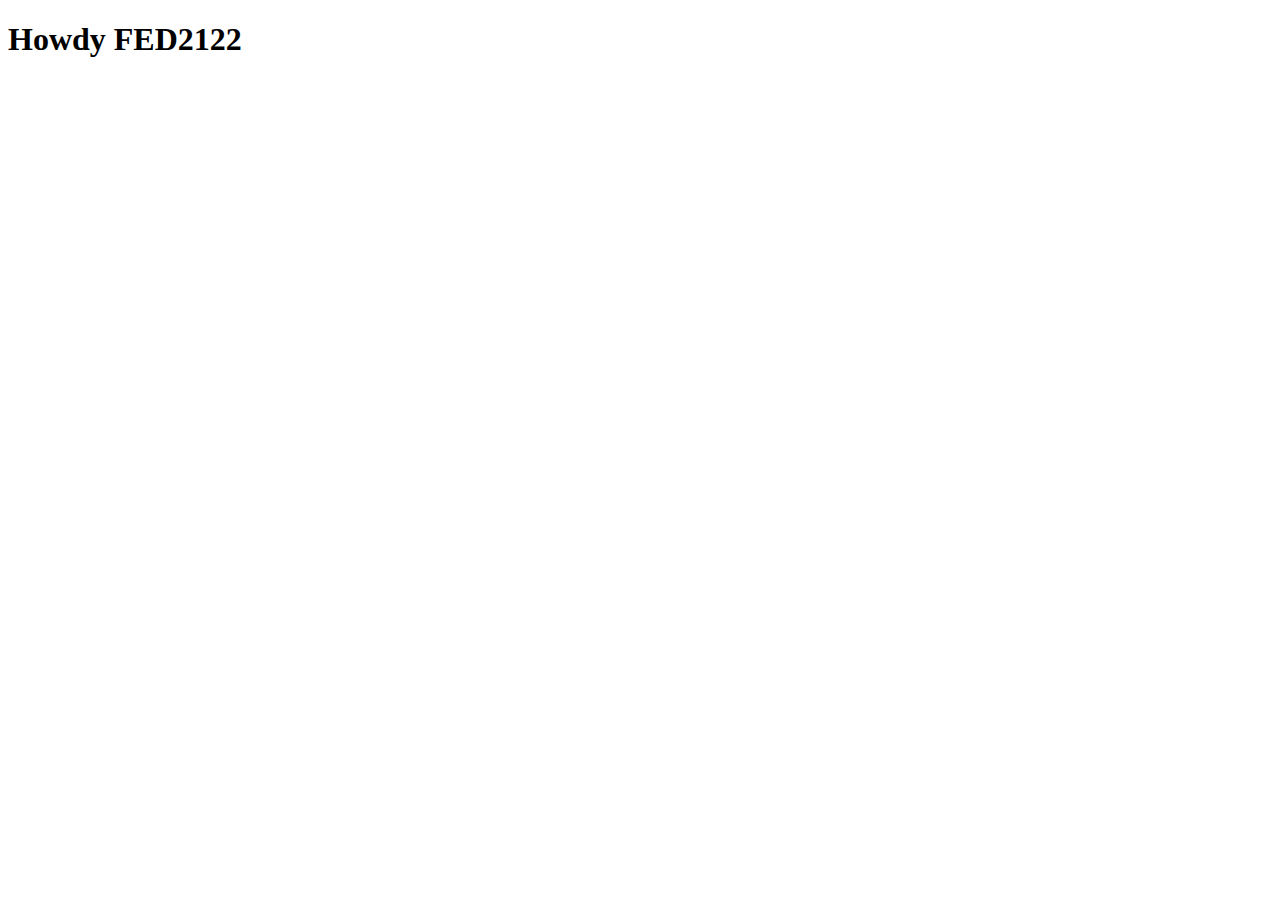
<file: index.html>
<!doctype html>
<html lang="nl">
	
<head>
	<meta charset="UTF-8">
	<meta name="author" content="jouw naam">
	<meta name="viewport" content="width=device-width, initial-scale=1">
	
	<title>Howdy FED2122</title>
	
	<link href="styles/style.css" rel="stylesheet">
	<link rel="icon" type="image/svg+xml" href="images/favicon.svg">
</head>

<body>
	<h1>Howdy FED2122</h1>

	<script src="scripts/script.js"></script>
</body>
	
</html>
</file>
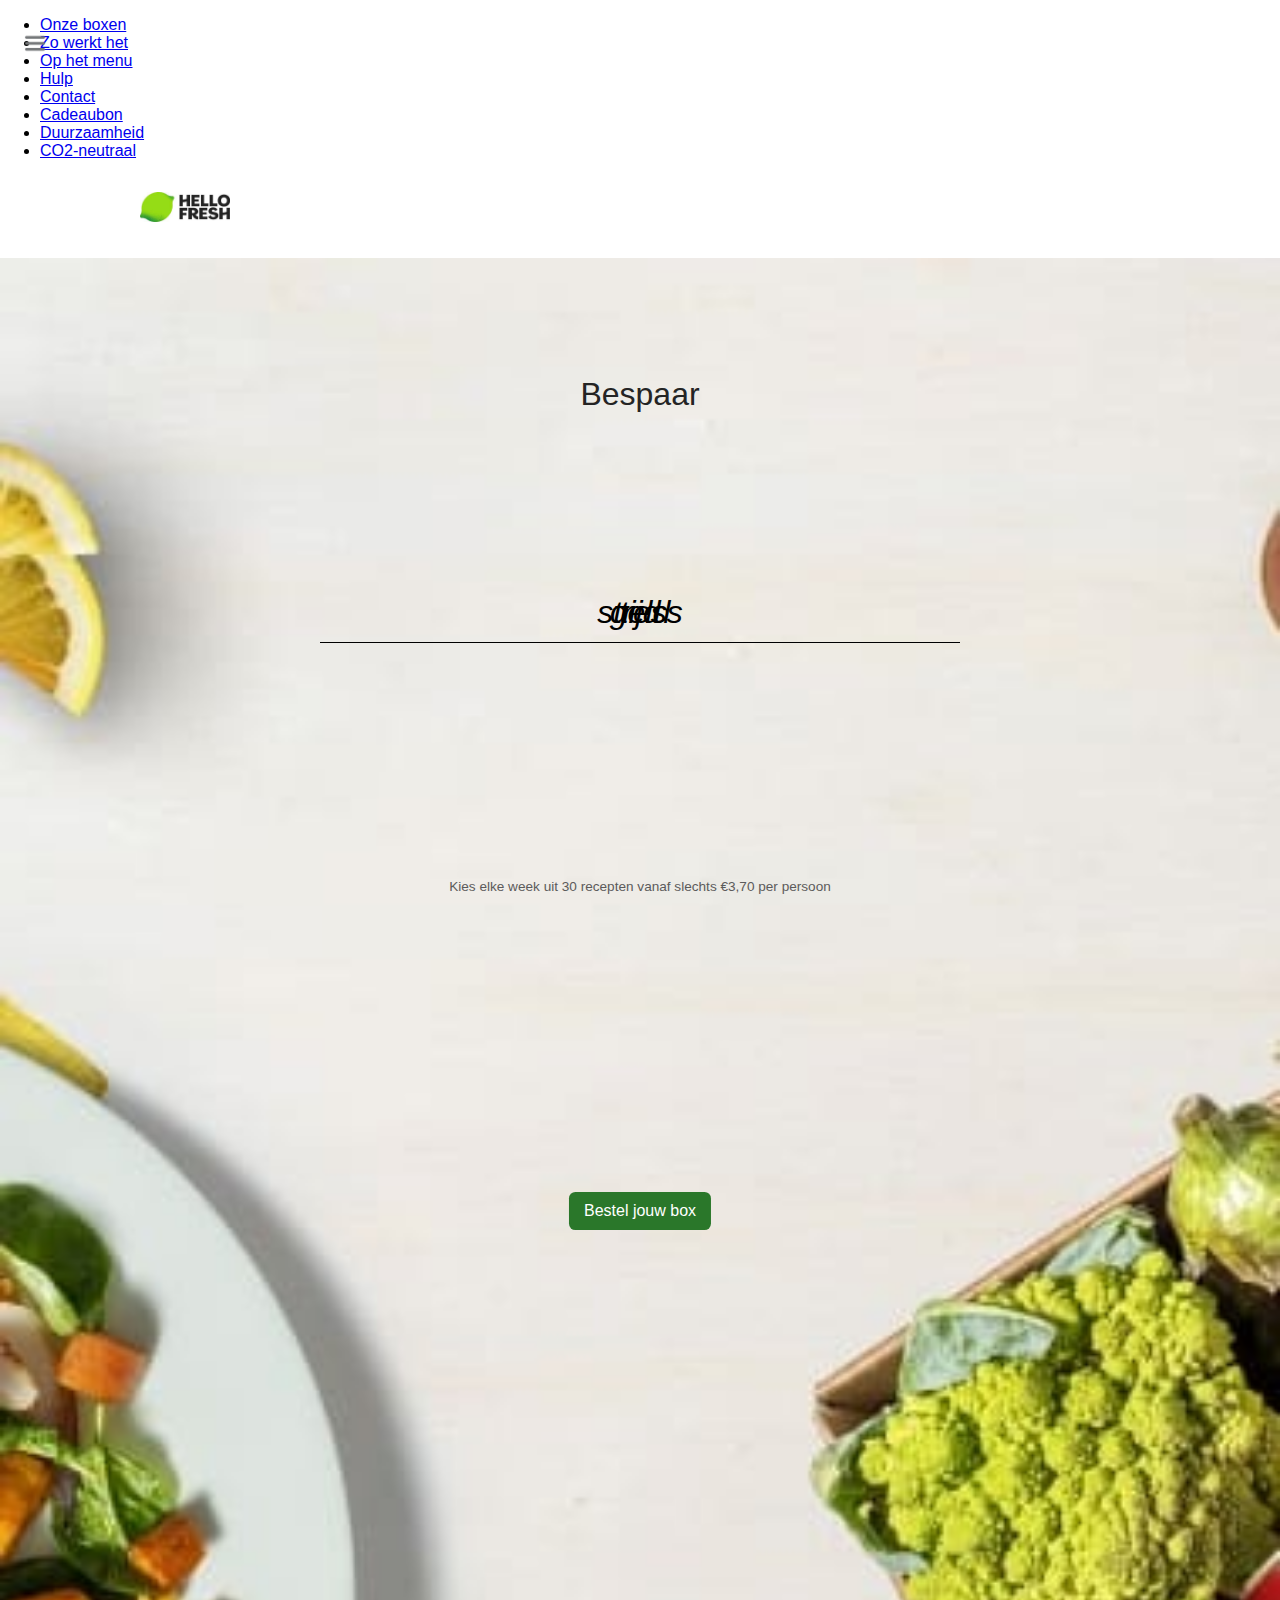
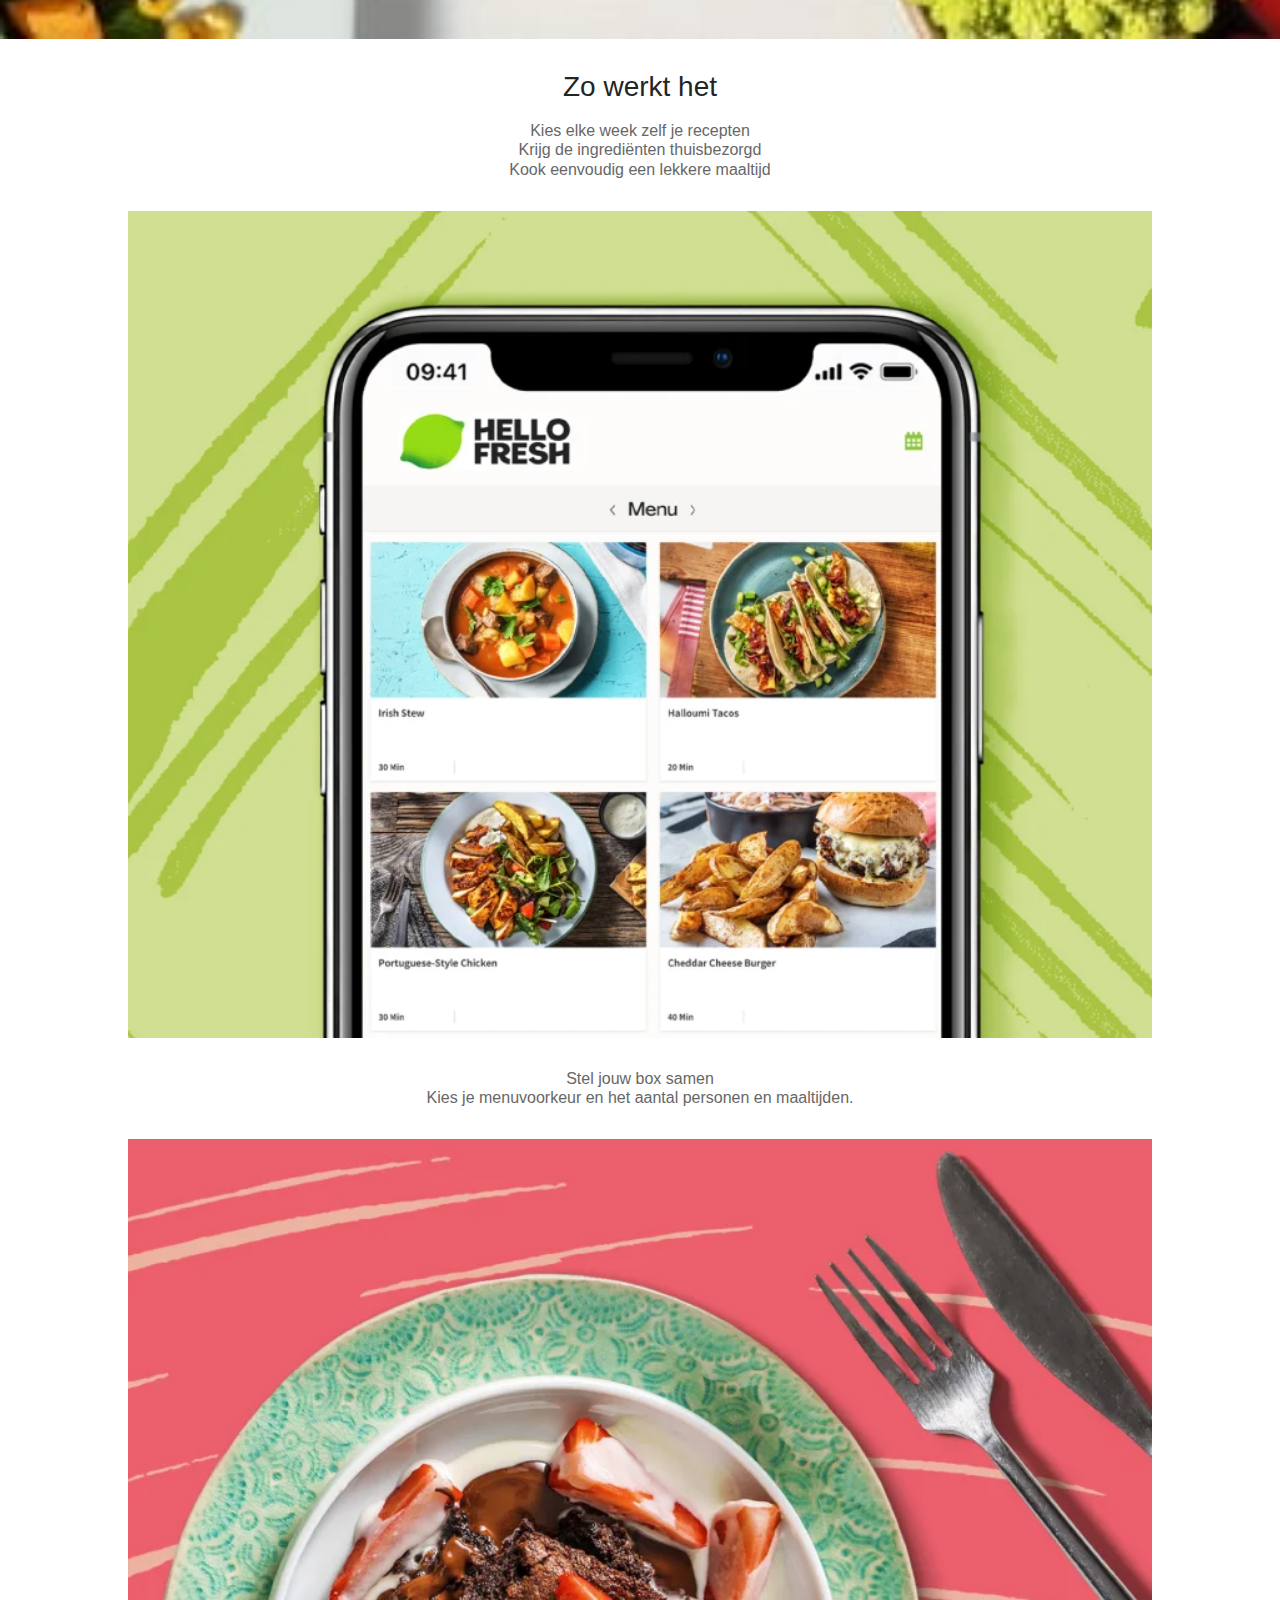
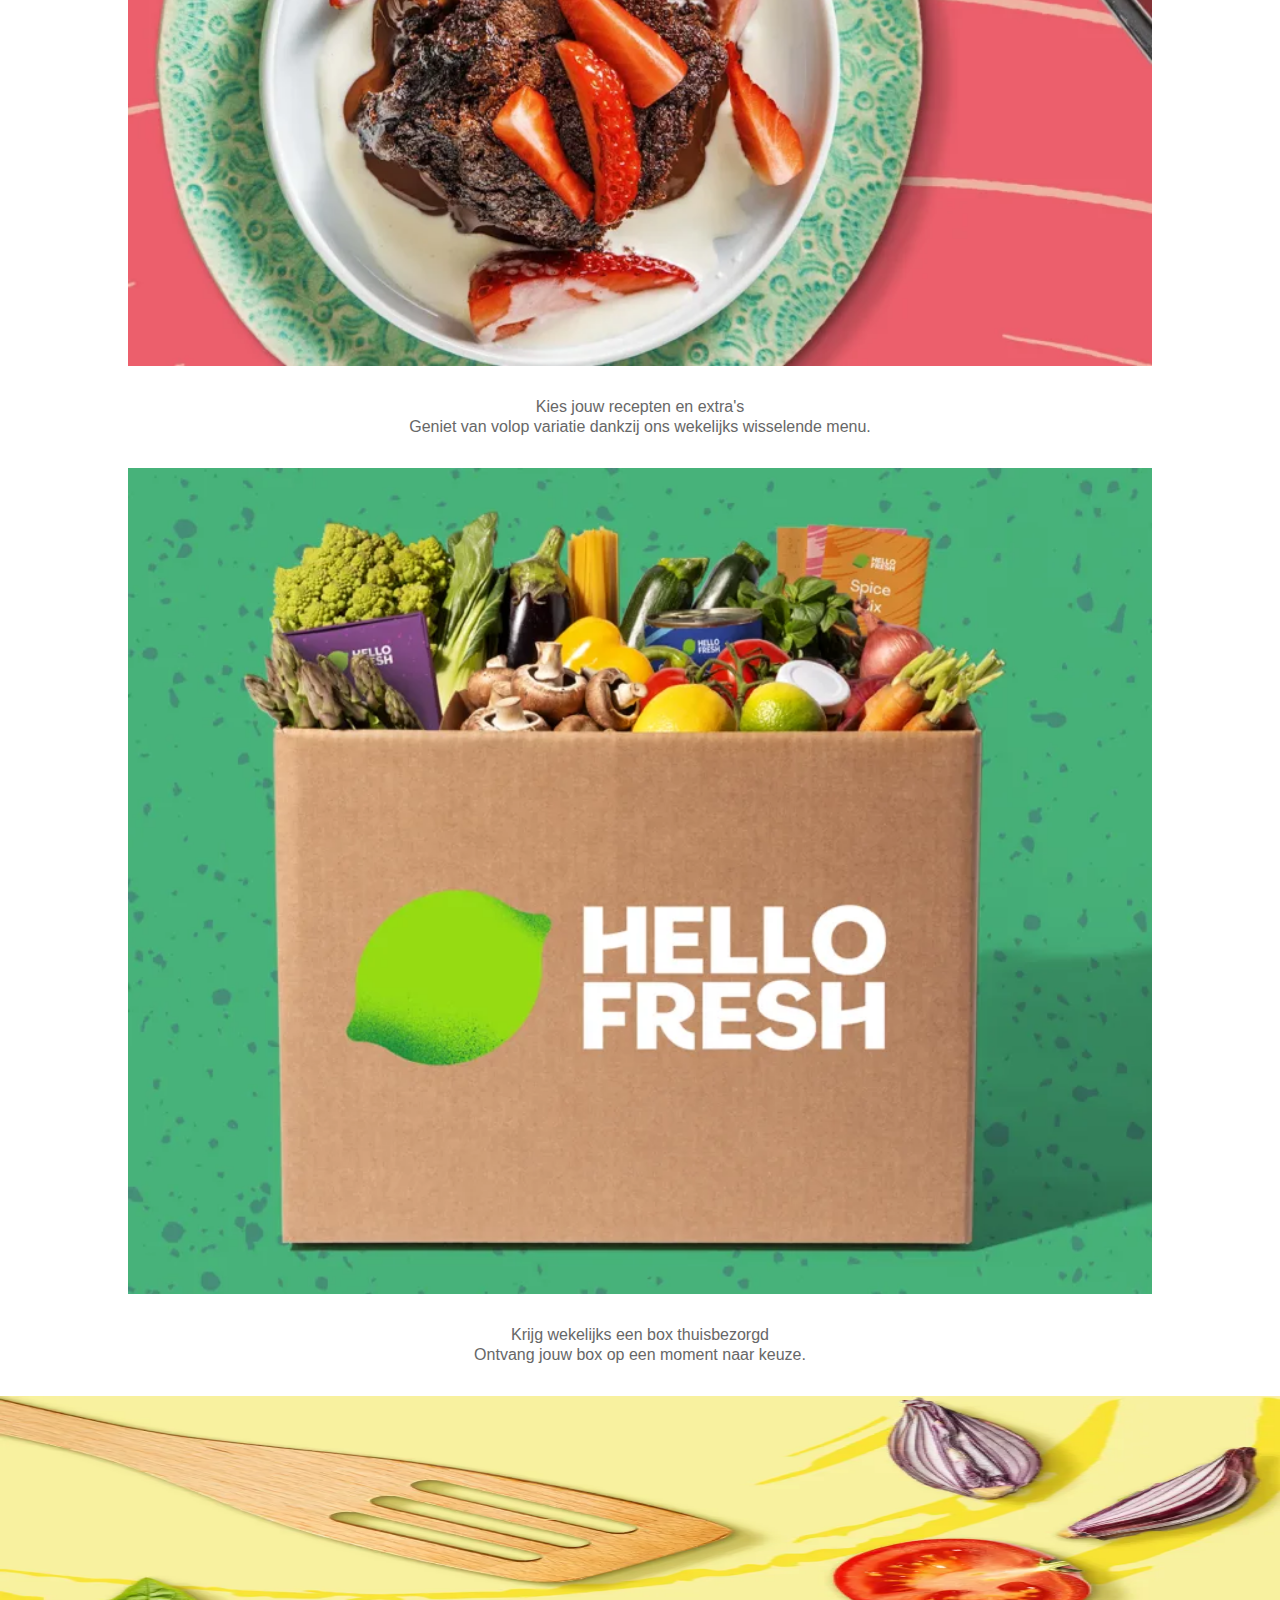
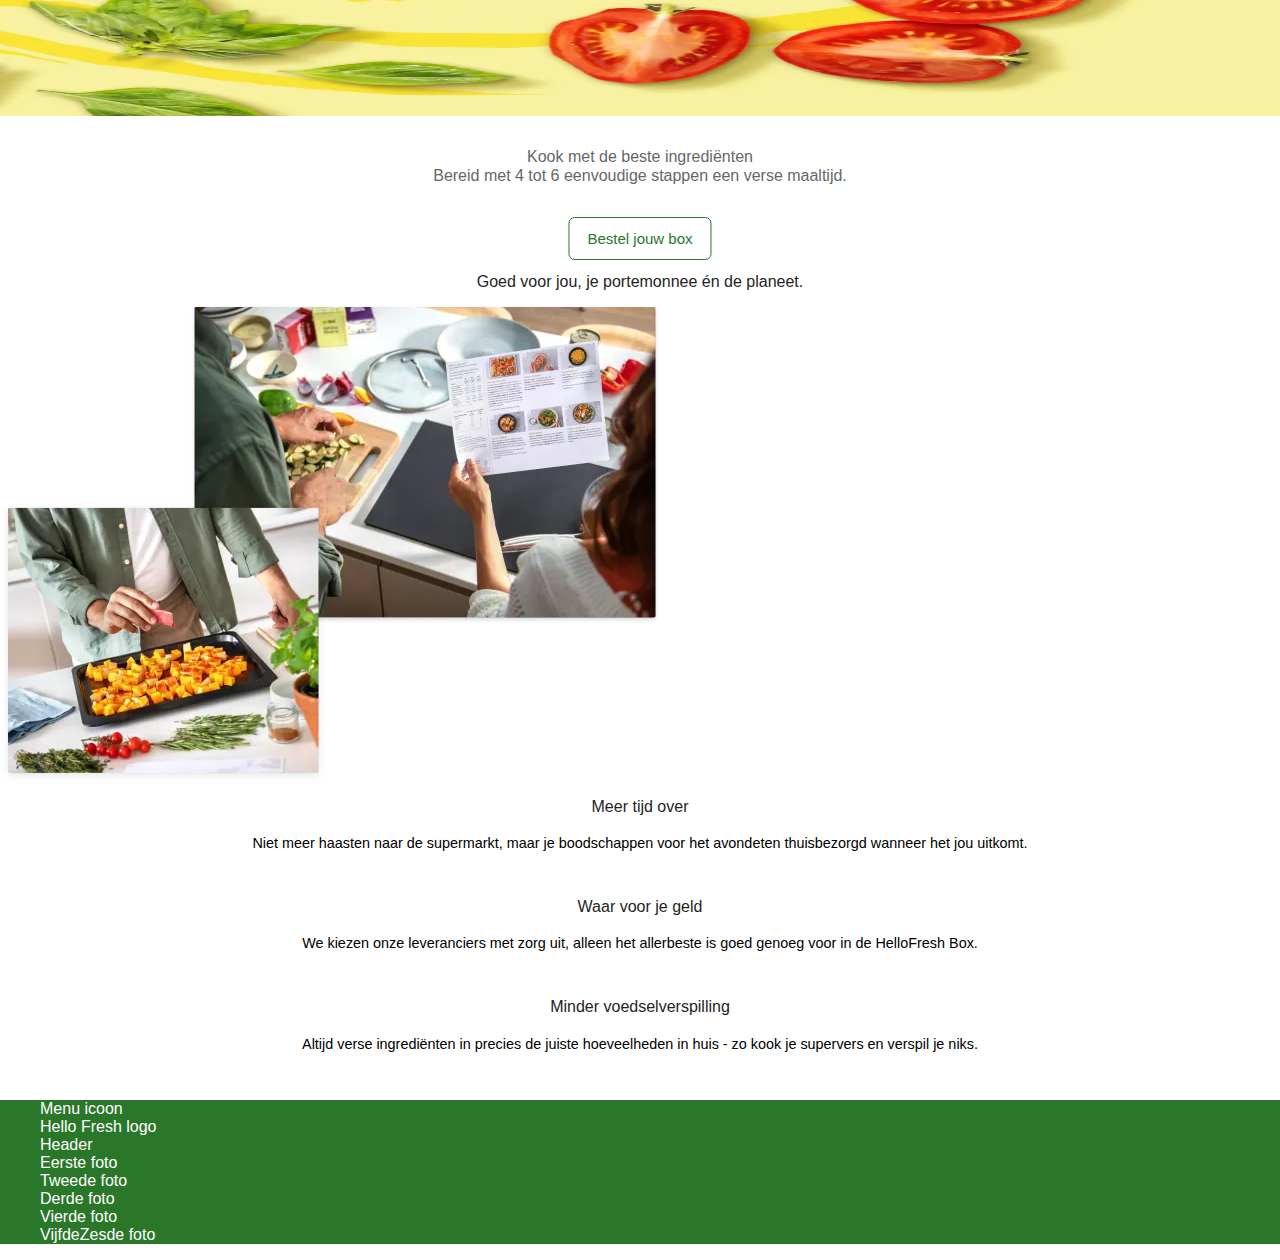
<file: eindopdracht/index.html>
<!DOCTYPE html>
<html lang="en">
<head>
    <meta charset="UTF-8">
    <meta name="viewport" content="width=device-width, initial-scale=1.0">
    <title>Hello Fresh</title>
    <link rel="stylesheet" href="style.css">
</head>
<body>
    <header>
       

        <img src="img/menu.png" alt="">

            <ul>
                <li>
                    <a href="#">Onze boxen</a>
                </li>
                <li>
                    <a href="#">Zo werkt het</a>
                </li>
                <li>
                    <a href="#">Op het menu</a>
                </li>
                <li>
                    <a href="#">Hulp</a>
                </li>
                <li>
                    <a href="#">Contact</a>
                </li>
                <li>
                    <a href="#">Cadeaubon</a>
                </li>
                <li>
                    <a href="#">Duurzaamheid</a>
                </li>
                <li>
                    <a href="#">CO2-neutraal</a>
                </li>
            </ul>
       

        <img src="img/download.jpeg" alt="">
       
    </header>
    
    <main>
        <section class="uitgelicht">   
            <img src="img/hoofdfoto.jpeg" alt="">
            <h1>
                Bespaar
            </h1>
            <p> 
                <span>tijd</span>
                <span>geld</span>
                <span>stress</span> 
            </p>

            <p>
                Kies elke week uit 30 recepten vanaf slechts €3,70 per persoon
            </p>

            <a href="#">Bestel jouw box</a> 
        </section>
        
        <section class="zowerkthet"> 


        <h1>
            Zo werkt het
        </h1>
        
            <p>  Kies elke week zelf je recepten </p>
            <p> Krijg de ingrediënten thuisbezorgd </p>
            <p> Kook eenvoudig een lekkere maaltijd </p>
        
            <img src="img/eerstefoto.webp" alt="">
            <p> Stel jouw box samen </p>
            <p> Kies je menuvoorkeur en het aantal personen en maaltijden. </p>

            <img src="img/tweedefoto.webp" alt="">
            <p>Kies jouw recepten en extra's</p>
            <p>Geniet van volop variatie dankzij ons wekelijks wisselende menu.</p>

            <img src="img/derdeforo.webp" alt="">
            <p>Krijg wekelijks een box thuisbezorgd</p>
            <p>Ontvang jouw box op een moment naar keuze.</p>

            <img src="img/vierdefoto.webp" alt="">
            <p> Kook met de beste ingrediënten </p>
            <p> Bereid met 4 tot 6 eenvoudige stappen een verse maaltijd.</p>
            
            <a href="#">Bestel jouw box </a> 
        
            <h2>
                Goed voor jou, je portemonnee én de planeet.
            </h2>

            <img src="img/vijfdezesde.webp" alt="">
            
        </section>


    <section class="goedVoorJouw"> 
     
    <h1> Meer tijd over </h1>
    <p>
    Niet meer haasten naar de supermarkt, 
    maar je boodschappen voor het avondeten thuisbezorgd wanneer het jou uitkomt.
    </p> 

    
    <h2> Waar voor je geld </h2>
    <p> 
    We kiezen onze leveranciers met zorg uit, 
    alleen het allerbeste is goed genoeg voor in de HelloFresh Box.
    </p>

    

   
    <h3> Minder voedselverspilling </h3>
    <p>
    Altijd verse ingrediënten in precies de juiste hoeveelheden in huis - zo kook je supervers en verspil je niks.
    </p>
</section>    

</main>
<section class="footer">



        <footer>
            <ul>
                <li> <a href="http://www.stickpng.com/img/icons-logos-emojis/menu-icons/hamburger-menu-icon">Menu icoon</a> </li>
                <li>  <a href="https://www.hellofresh.nl/">Hello Fresh logo</a> </li> 
                <li> <a href="https://img.hellofresh.com/c_fill,f_auto,fl_lossy,h_410,q_auto,w_380/hellofresh_website/gb/cms/homepage/HF_App_web_landing_page_newbanners_desktop_767x410.jpg">Header</a> </li>   
                <li> <a href="https://img.hellofresh.com/f_auto,fl_lossy,q_auto,w_820/hellofresh_website/be/cms/homepage/image_columns/hiw-1-v2.png"> Eerste foto</a>  </li> 
                <li> <a href="https://img.hellofresh.com/f_auto,fl_lossy,q_auto,w_820/hellofresh_website/be/cms/homepage/image_columns/hiw-2-v2.png"> Tweede foto </a> </li>
                <li> <a href="https://img.hellofresh.com/f_auto,fl_lossy,q_auto,w_820/hellofresh_website/be/cms/homepage/image_columns/hiw-3-v2.png"> Derde foto </a> </li>
                <li> <a href="https://img.hellofresh.com/f_auto,fl_lossy,q_auto,w_820/hellofresh_website/be/cms/homepage/image_columns/hiw-4-v3.png"> Vierde foto </a> </li>
                <li> <a href="https://img.hellofresh.com/f_auto,fl_lossy,q_auto,w_660/hellofresh_website/be/cms/homepage/main_section/desktop_goodforyou-v2.png"> VijfdeZesde foto</a> </li>
            </ul>
        </footer>
    </section>
    
</body>
</html>
</file>
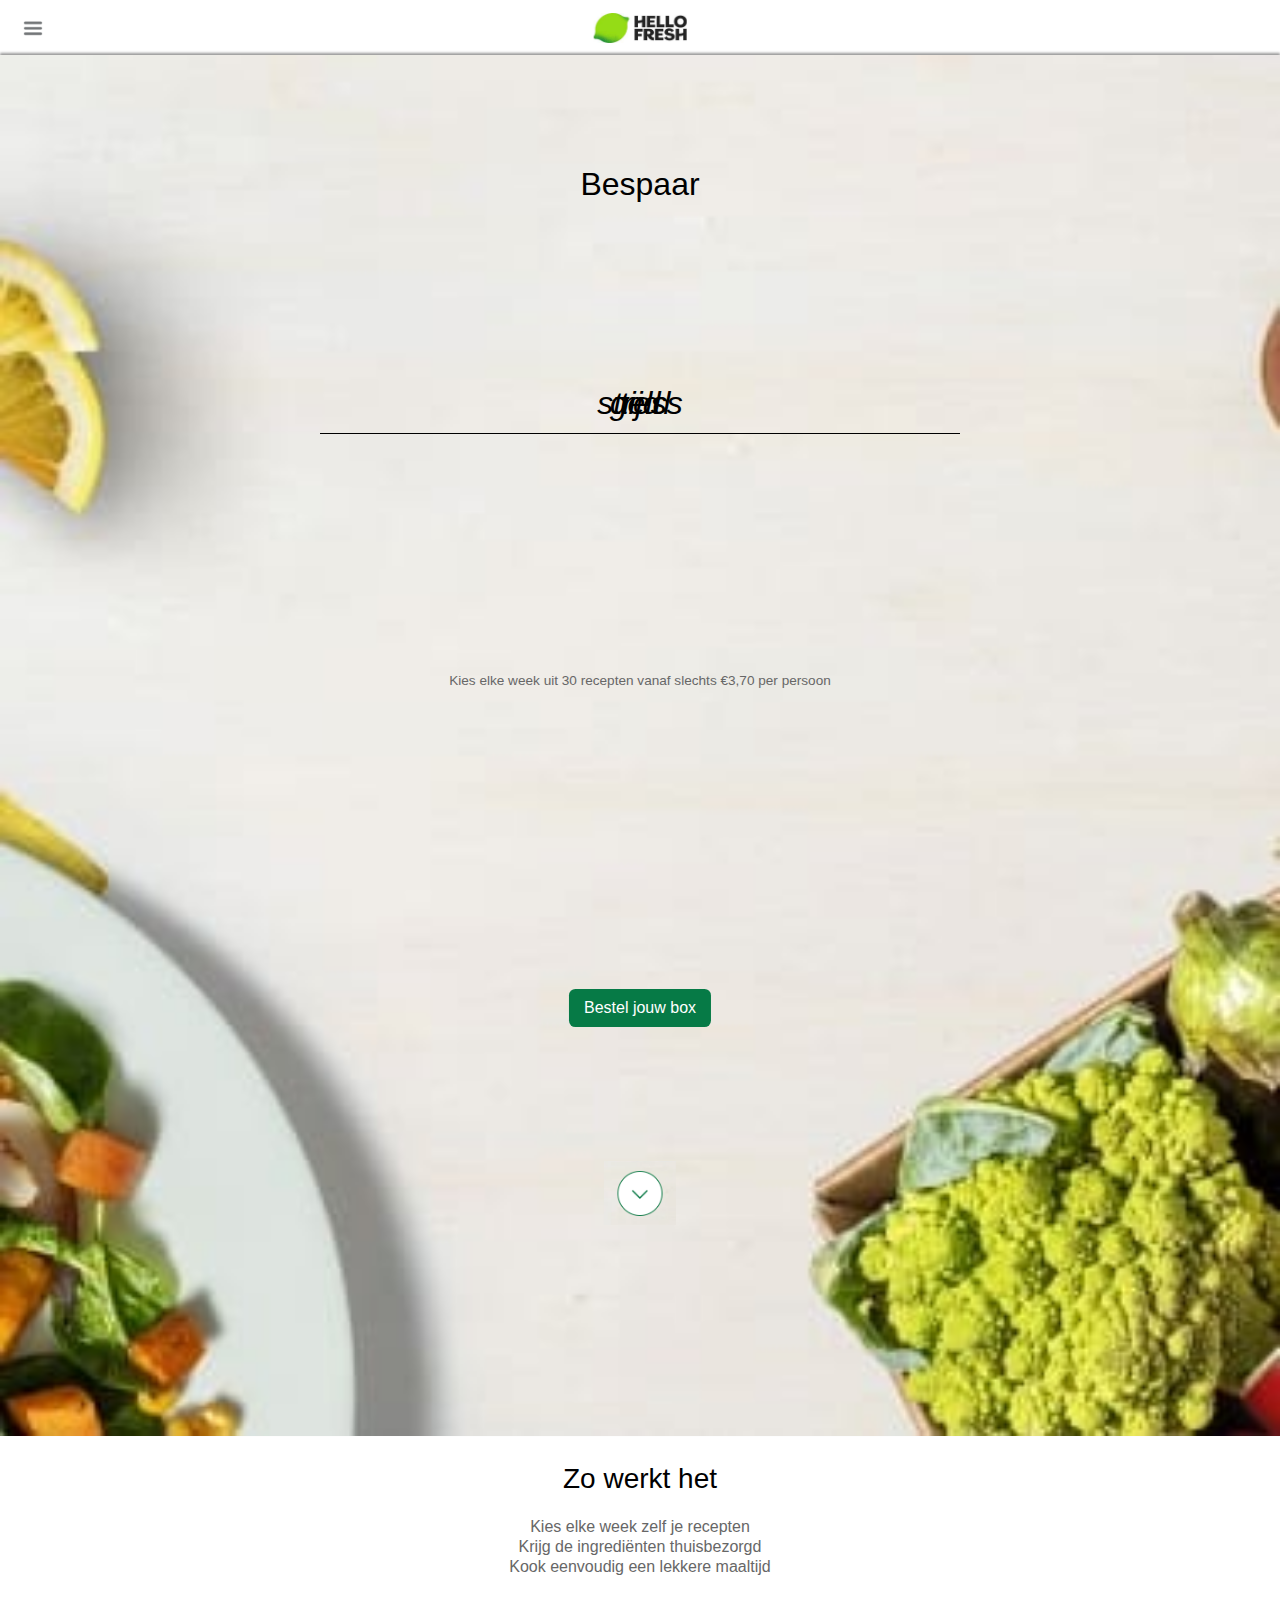
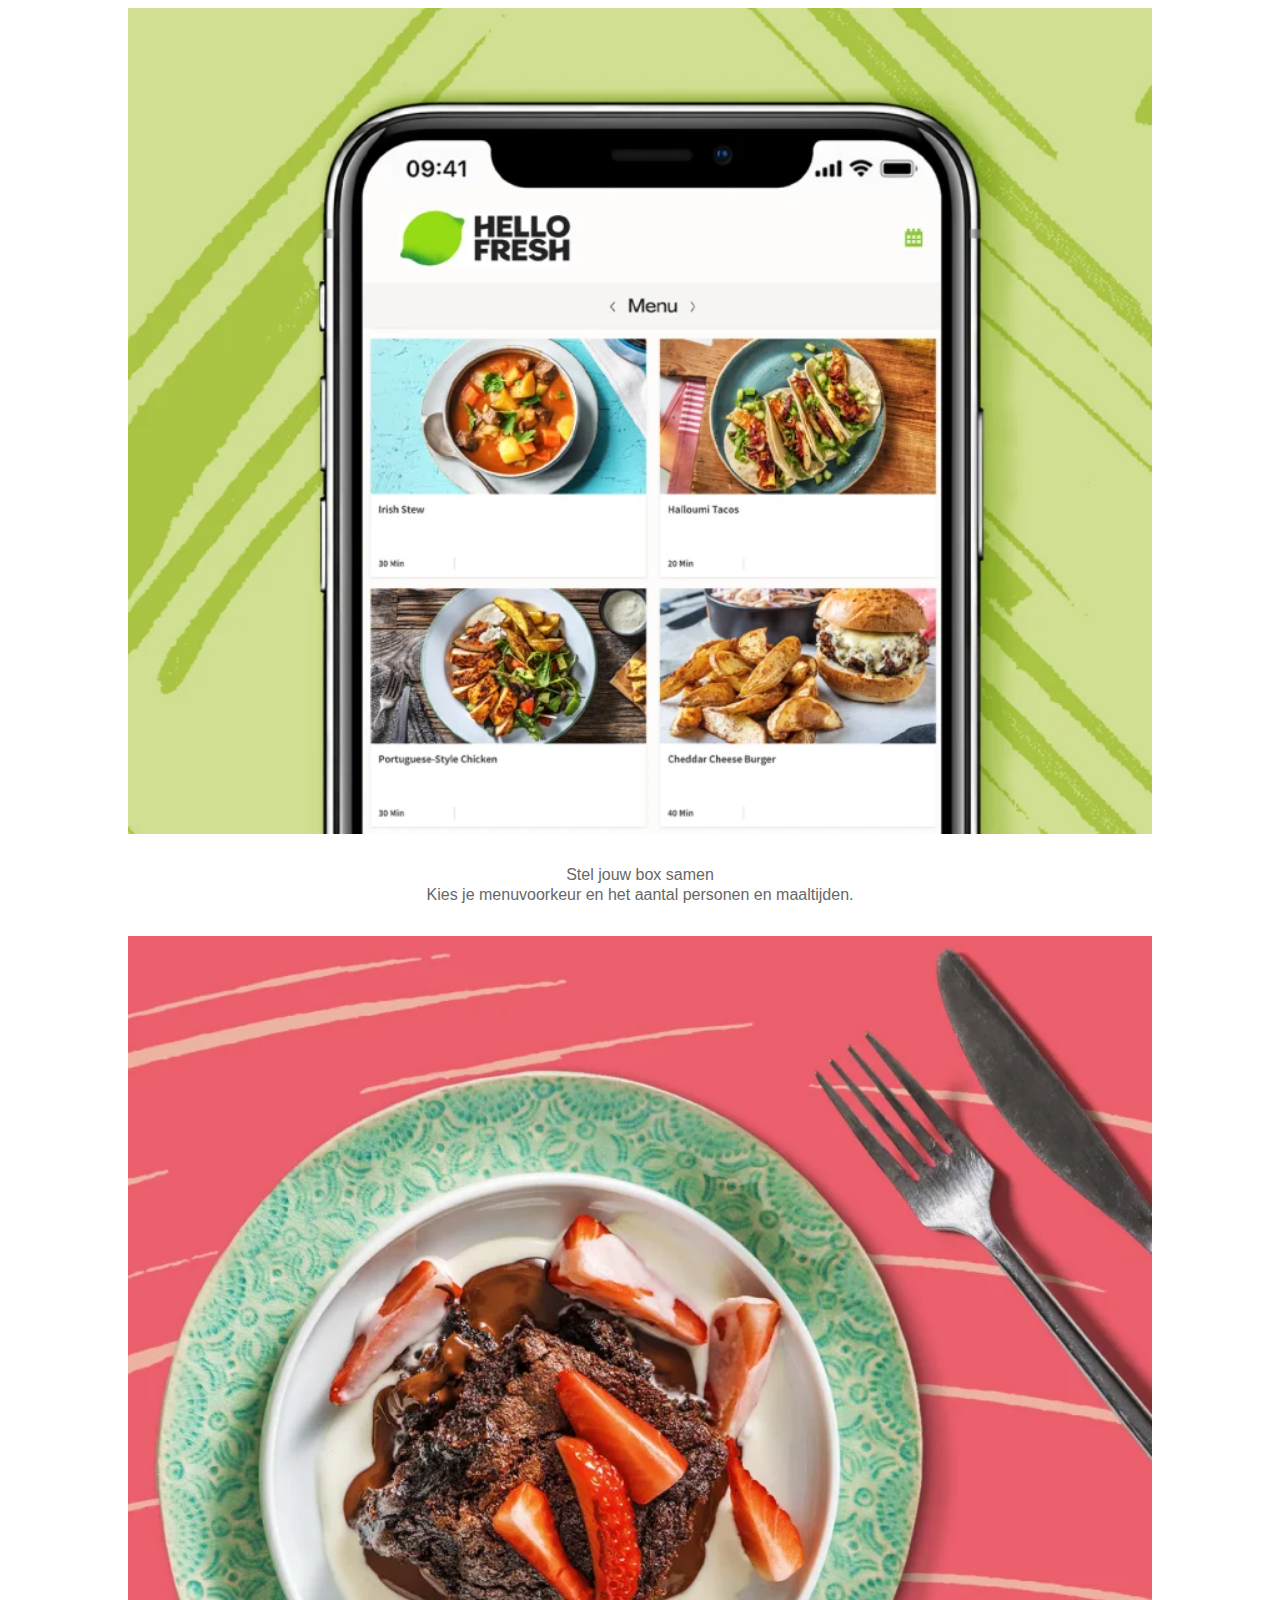
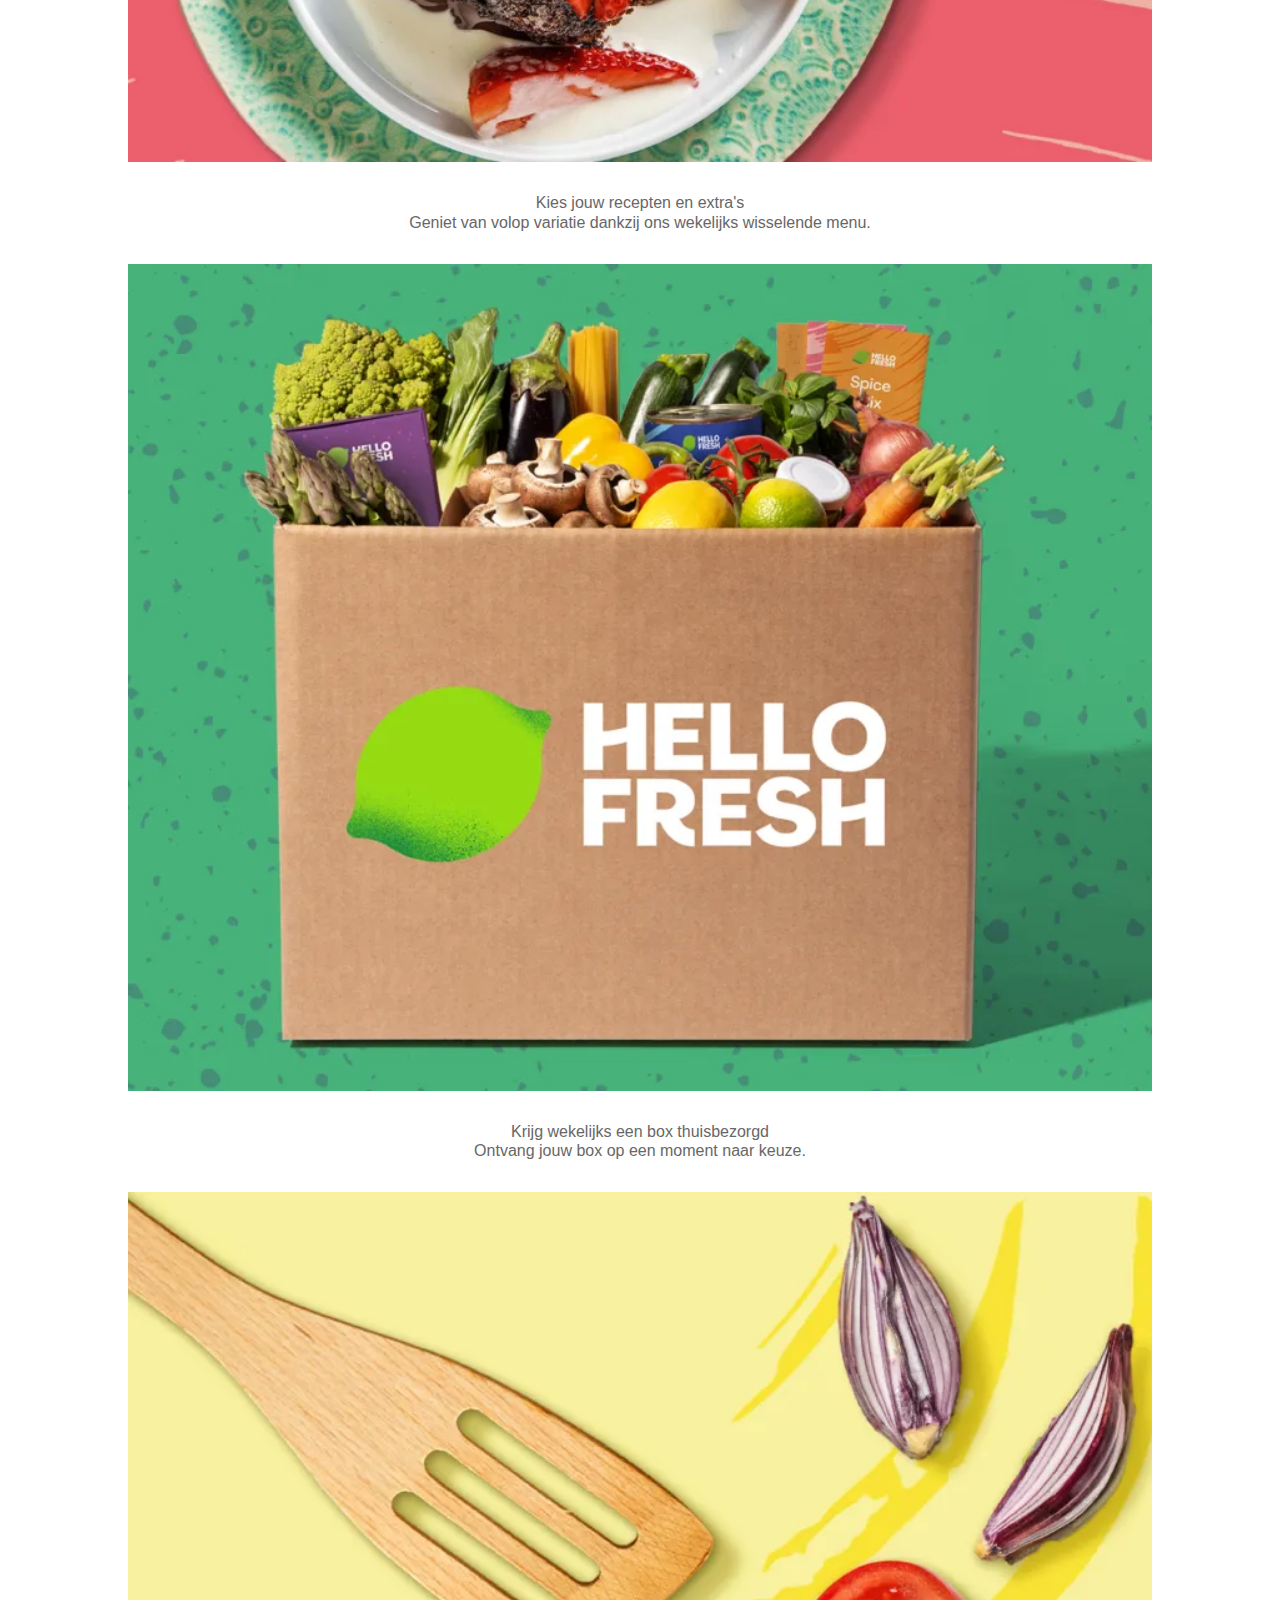
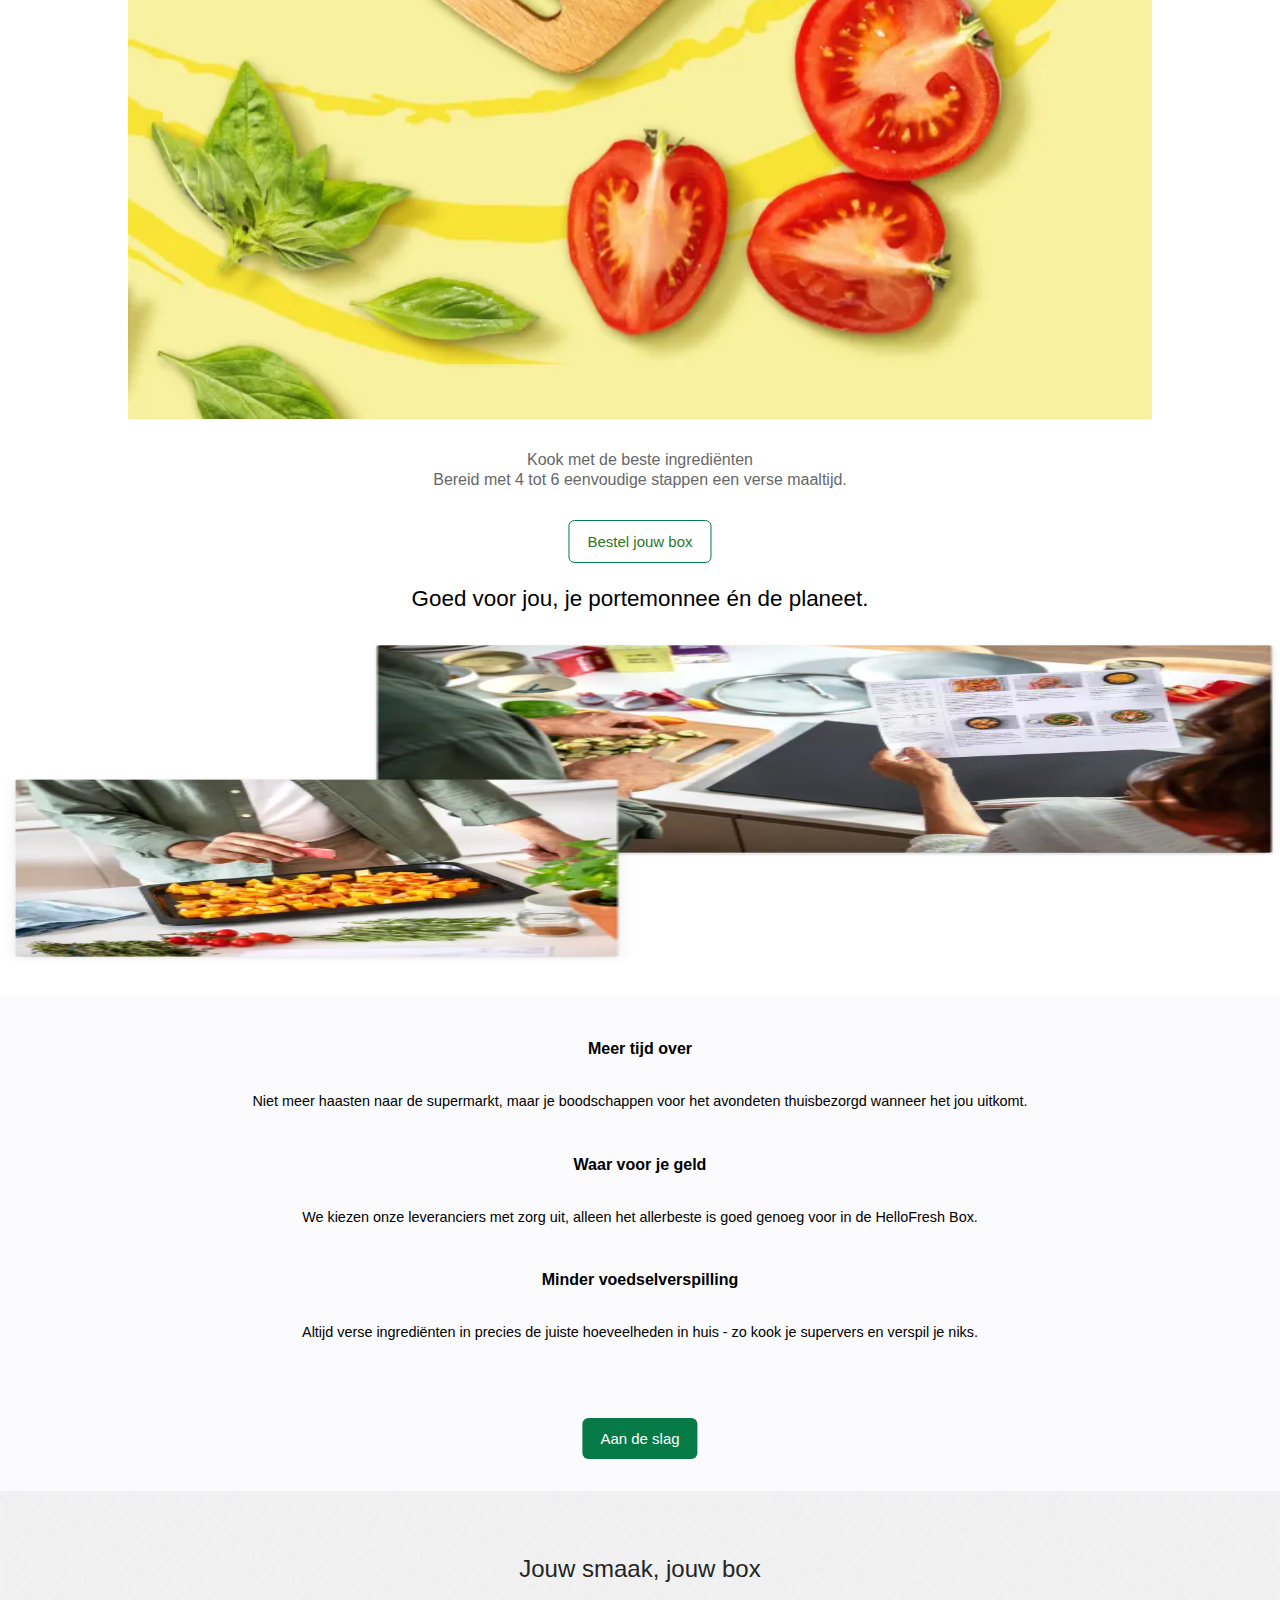
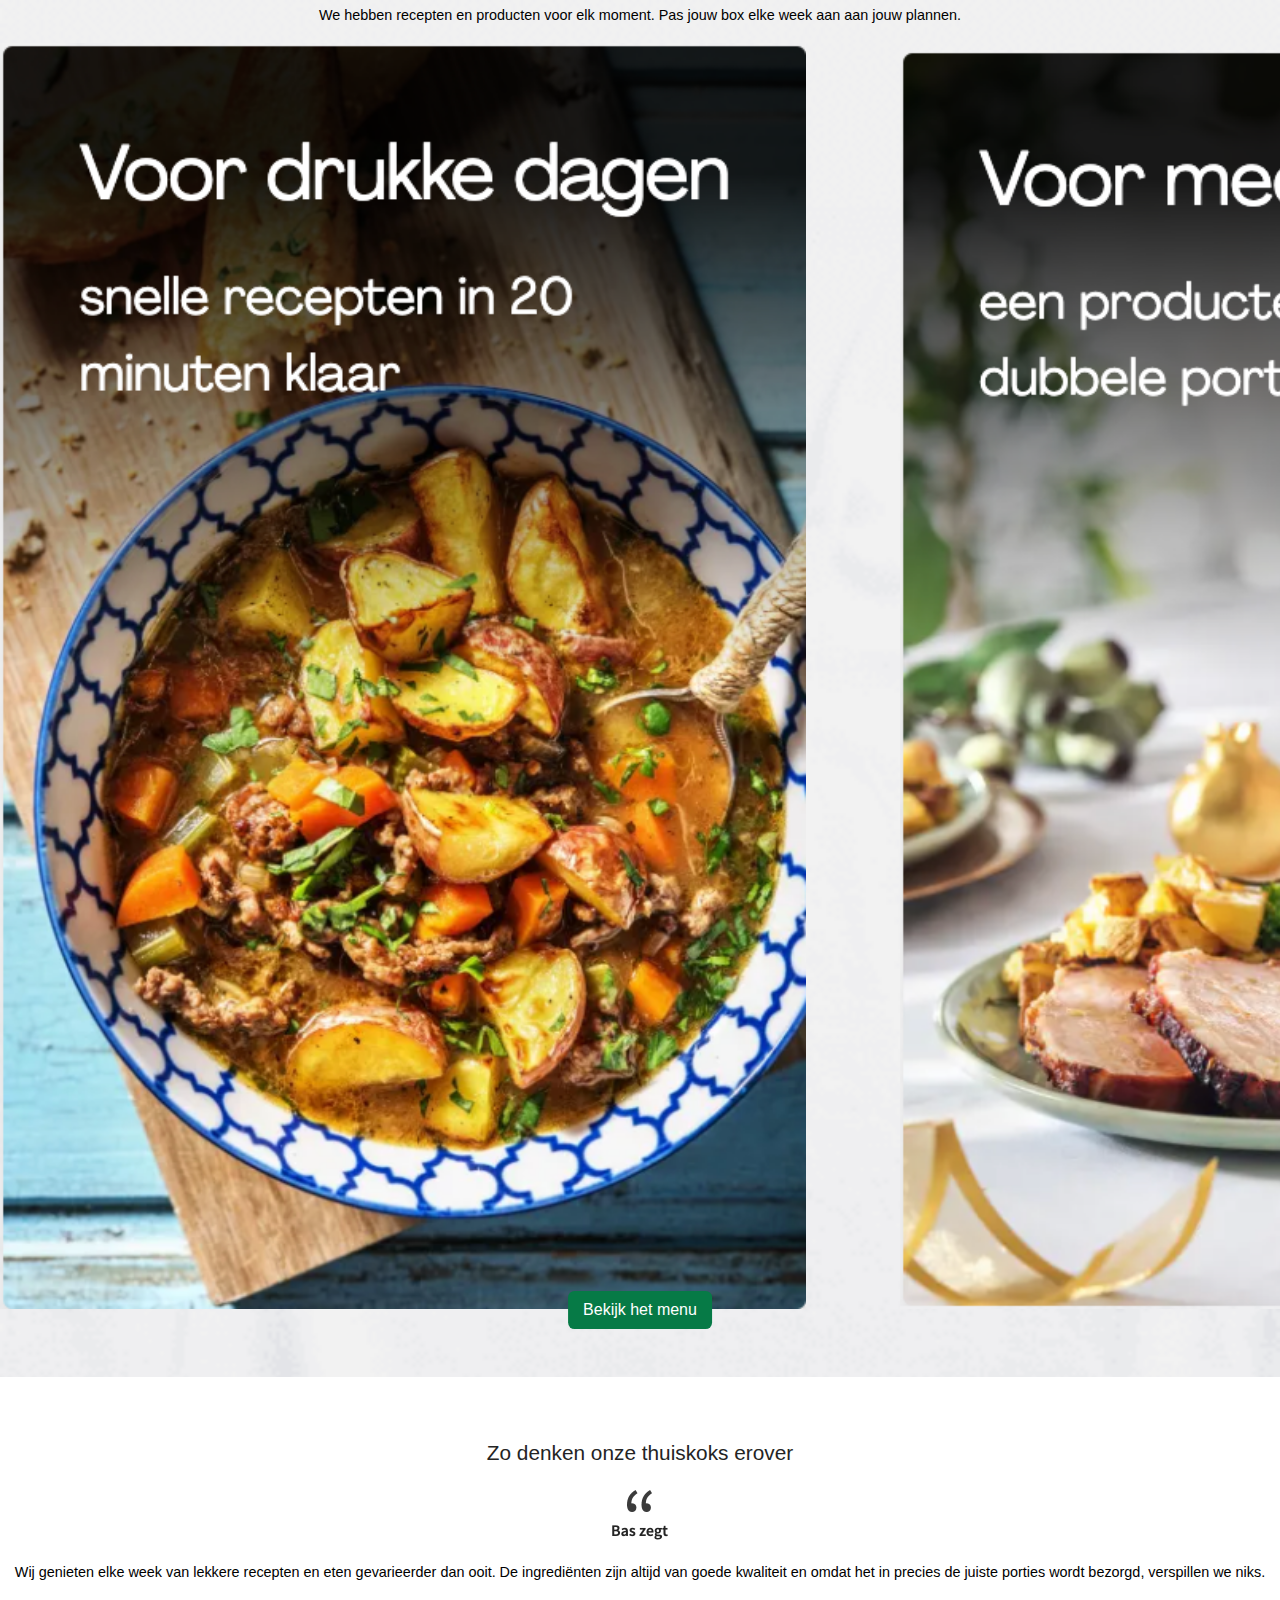
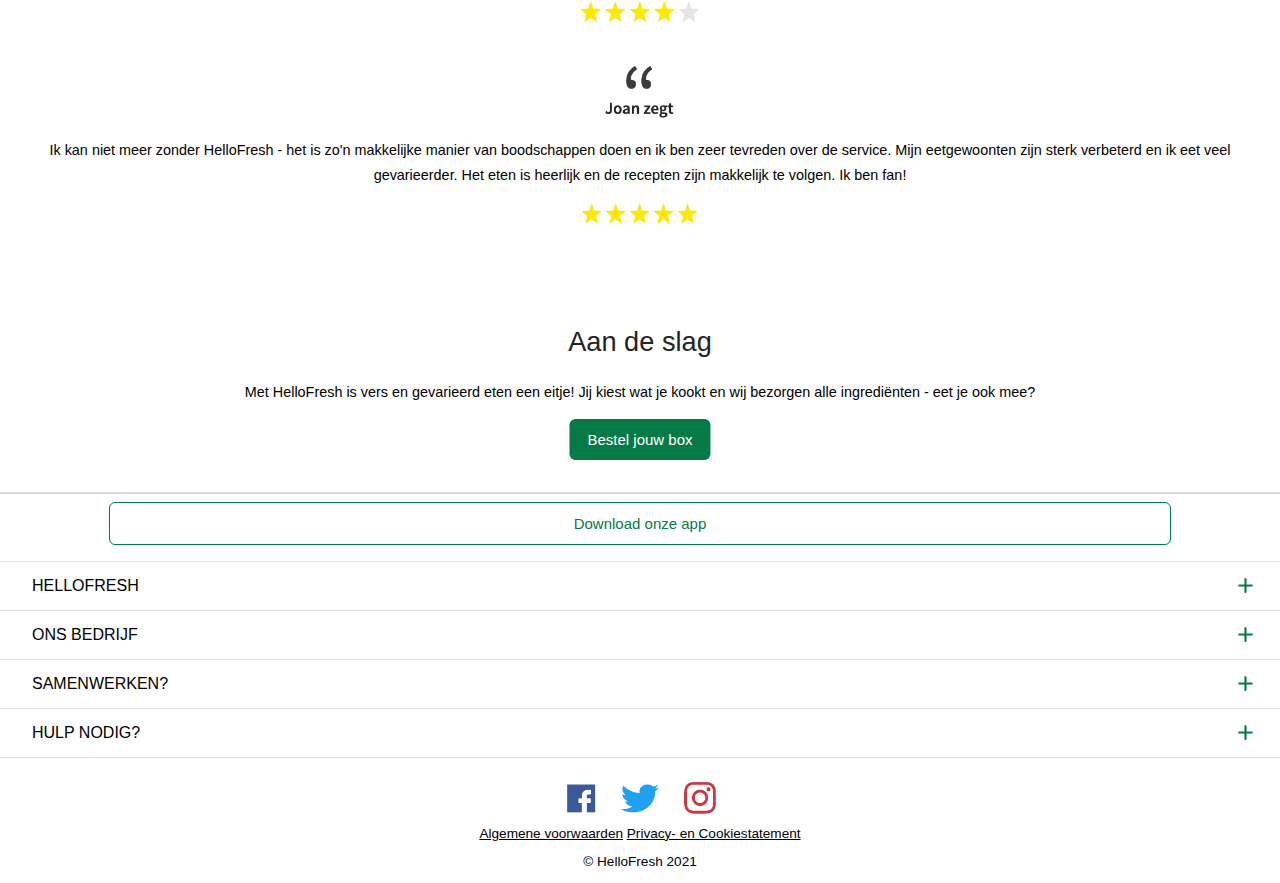
<file: FED.eindopdracht/index.html>
<!DOCTYPE html>
<html lang="en">

<head>
    <meta charset="UTF-8">
    <meta name="viewport" content="width=device-width, initial-scale=1.0">
    <title>Hello Fresh</title>
    <link rel="stylesheet" href="css/style.css">
</head>

<body>
    <header>

        <nav>
            <button>
                <img src="img/menu.png" alt="menu">
            </button>

            <ul>

                <li><a href="#">Inloggen</a> </li>

                <li>
                    <a href="#">
                        <svg width="24" height="24" viewBox="0 0 24 24" color="neutral-800" title="icon-undefined"
                            class="dsha dsdd">
                            <path
                                d="M18 3.5a.5.5 0 0 1 .5.5v16a.5.5 0 0 1-.5.5H6a.5.5 0 0 1-.5-.5V4a.5.5 0 0 1 .5-.5h12M18 2H6a2 2 0 0 0-2 2v16a2 2 0 0 0 2 2h12a2 2 0 0 0 2-2V4a2 2 0 0 0-2-2zm-1.25 6a.76.76 0 0 0-.75-.75h-5.5a.75.75 0 0 0 0 1.5H16a.76.76 0 0 0 .75-.75zM8 7.25a.75.75 0 1 0 .75.75.76.76 0 0 0-.75-.75zM16.75 12a.76.76 0 0 0-.75-.75h-5.5a.75.75 0 0 0 0 1.5H16a.76.76 0 0 0 .75-.75zM8 11.25a.75.75 0 1 0 .75.75.76.76 0 0 0-.75-.75zM16.75 16a.76.76 0 0 0-.75-.75h-5.5a.75.75 0 0 0 0 1.5H16a.76.76 0 0 0 .75-.75zM8 15.25a.75.75 0 1 0 .75.75.76.76 0 0 0-.75-.75z">
                            </path>
                        </svg>
                        <span>Onze boxen</span>
                    </a>
                </li>

                <li>
                    <a href="#">
                        <svg width="24" height="24" viewBox="0 0 24 24" color="neutral-800" title="icon-undefined"
                            class="dsha dsdd">
                            <path
                                d="M12 3.5A8.5 8.5 0 1 1 3.5 12 8.51 8.51 0 0 1 12 3.5M12 2a10 10 0 1 0 10 10A10 10 0 0 0 12 2zm.75 15v-6a.75.75 0 0 0-1.5 0v6a.75.75 0 0 0 1.5 0zM12 6a1 1 0 1 0 1 1 1 1 0 0 0-1-1z">
                            </path>
                        </svg>
                        <span> Zo werkt het</span>
                    </a>
                </li>

                <li>
                    <a href="#">
                        <svg width="24" height="24" viewBox="0 0 24 24" color="neutral-800" title="icon-undefined"
                            class="dsha dsdd">
                            <path
                                d="M18 3.5a.5.5 0 0 1 .5.5v16a.5.5 0 0 1-.5.5H6a.5.5 0 0 1-.5-.5V4a.5.5 0 0 1 .5-.5h12M18 2H6a2 2 0 0 0-2 2v16a2 2 0 0 0 2 2h12a2 2 0 0 0 2-2V4a2 2 0 0 0-2-2zm-1.25 6a.76.76 0 0 0-.75-.75h-5.5a.75.75 0 0 0 0 1.5H16a.76.76 0 0 0 .75-.75zM8 7.25a.75.75 0 1 0 .75.75.76.76 0 0 0-.75-.75zM16.75 12a.76.76 0 0 0-.75-.75h-5.5a.75.75 0 0 0 0 1.5H16a.76.76 0 0 0 .75-.75zM8 11.25a.75.75 0 1 0 .75.75.76.76 0 0 0-.75-.75zM16.75 16a.76.76 0 0 0-.75-.75h-5.5a.75.75 0 0 0 0 1.5H16a.76.76 0 0 0 .75-.75zM8 15.25a.75.75 0 1 0 .75.75.76.76 0 0 0-.75-.75z">
                            </path>
                        </svg>
                        <span>Op het menu</span>
                    </a>
                </li>

                <hr>

                <li>
                    <a href="help.html">Hulp</a>
                </li>

                <hr>

                <li>
                    <a href="#">Contact</a>
                </li>

                <hr>

                <li>
                    <a href="#">Cadeaubon</a>
                </li>
                <li>
                    <a href="#">Duurzaamheid</a>
                </li>

                <hr>

                <li>
                    <a href="#">CO2-neutraal</a>
                </li>
            </ul>



        </nav>
        <div></div>

        <img src="img/logo.jpeg" alt="logo">


    </header>

    <main>
        <section class="uitgelicht">
            <img src="img/hoofdfoto.jpeg" alt="hoofdfoto">
            <h1>
                Bespaar
            </h1>
            <p>
                <span>tijd</span>
                <span>geld</span>
                <span>stress</span>
            </p>

            <p>
                Kies elke week uit 30 recepten vanaf slechts €3,70 per persoon
            </p>

            <a href="#">Bestel jouw box</a>

            <img src="img/pijltje.png" alt="pijltje">
        </section>

        <section class="zowerkthet">
            <h2>
                Zo werkt het
            </h2>

            <p> Kies elke week zelf je recepten </p>
            <p> Krijg de ingrediënten thuisbezorgd </p>
            <p> Kook eenvoudig een lekkere maaltijd </p>

            <img src="img/tweede-foto.webp" alt="">
            <p> Stel jouw box samen </p>
            <p> Kies je menuvoorkeur en het aantal personen en maaltijden. </p>

            <img src="img/derde-foto.webp" alt="">
            <p>Kies jouw recepten en extra's</p>
            <p>Geniet van volop variatie dankzij ons wekelijks wisselende menu.</p>

            <img src="img/vierde-foto.webp" alt="">
            <p>Krijg wekelijks een box thuisbezorgd</p>
            <p>Ontvang jouw box op een moment naar keuze.</p>

            <img src="img/vijfde-foto.webp" alt="">
            <p> Kook met de beste ingrediënten </p>
            <p> Bereid met 4 tot 6 eenvoudige stappen een verse maaltijd.</p>

            <a href="#">Bestel jouw box </a>

            <h3>
                Goed voor jou, je portemonnee én de planeet.
            </h3>

            <img src="img/zesde-foto.webp" alt="">



        </section>


        <section class="goedVoorJouw">

            <h2> Meer tijd over </h2>
            <p>
                Niet meer haasten naar de supermarkt,
                maar je boodschappen voor het avondeten thuisbezorgd wanneer het jou uitkomt.
            </p>


            <h2> Waar voor je geld </h2>
            <p>
                We kiezen onze leveranciers met zorg uit,
                alleen het allerbeste is goed genoeg voor in de HelloFresh Box.
            </p>




            <h2> Minder voedselverspilling </h2>
            <p>
                Altijd verse ingrediënten in precies de juiste hoeveelheden in huis - zo kook je supervers en verspil je
                niks.
            </p>

            <a href="#">Aan de slag</a>
        </section>


        <section class="carrousel">
            <h2>
                Jouw smaak, jouw box
            </h2>
            <p>
                We hebben recepten en producten voor elk moment.
                Pas jouw box elke week aan aan jouw plannen.
            </p>
            <ul>
                <li id="1">
                    <img src="img/carrousel1.png" alt="carrousel">
                </li>
                <li id="2">
                    <img src="img/carrousel2.png" alt="carrousel">
                </li>
                <li id="3">
                    <img src="img/carrousel3.png" alt="carrousel">
                </li>
                <li id="4">
                    <img src="img/carrousel4.png" alt="carrousel">
                </li>

                <a href="#">Bekijk het menu</a>
            </ul>
        </section>

        <section class="beoordeling">
            <h2>
                Zo denken onze thuiskoks erover
            </h2>
            <img src="img/bas-zegt.png" alt="bas-zegt">
            <p>
                Wij genieten elke week van lekkere recepten en eten gevarieerder dan ooit.
                De ingrediënten zijn altijd van goede kwaliteit en omdat het in precies
                de juiste porties wordt bezorgd, verspillen we niks.
            </p>
            <img src="img/4sterren.png" alt="4sterren">

            <img src="img/joan-zegt.png" alt="joan-zegt">
            <p>
                Ik kan niet meer zonder HelloFresh - het is zo'n makkelijke manier van
                boodschappen doen en ik ben zeer tevreden over de service. Mijn eetgewoonten
                zijn sterk verbeterd en ik eet veel gevarieerder. Het eten is heerlijk en de
                recepten zijn makkelijk te volgen. Ik ben fan!
            </p>
            <img src="img/5sterren.png" alt="5sterren">
        </section>

        <section class="aanDeSlag">
            <h2>
                Aan de slag
            </h2>
            <p>
                Met HelloFresh is vers en gevarieerd eten een eitje!
                Jij kiest wat je kookt en wij bezorgen alle ingrediënten - eet je ook mee?
            </p>

            <a href="#">Bestel jouw box</a>

            <hr>

            <a href="#">Download onze app</a>

        </section>
    </main>

    <footer>
        <section class="footer">
            <ul>
                <li>
                    <a href="#">
                        <span>HELLOFRESH</span>
                        <img src="img/plus.png" alt="plusicoon">
                    </a>
                </li>
                <li>
                    <a href="#">
                        <span>ONS BEDRIJF</span>
                        <img src="img/plus.png" alt="plusicoon">
                    </a>
                </li>
                <li>
                    <a href="#">
                        <span>SAMENWERKEN?</span>
                        <img src="img/plus.png" alt="plusicoon">
                    </a>
                </li>
                <li>
                    <a href="#">
                        <span>HULP NODIG?</span>
                        <img src="img/plus.png" alt="plusicoon">
                    </a>
                </li>
            </ul>

            <img src="img/socialmedia.png" alt="socialmedia">
        </section>


        <section class="links">
            <a href="#">Algemene voorwaarden</a>
            <a href="#">Privacy- en Cookiestatement</a>
            <p>
                &copy; HelloFresh 2021
            </p>

        </section>

    </footer>

</body>
<script src="js/hellofresh.js"></script>

</html>
</file>
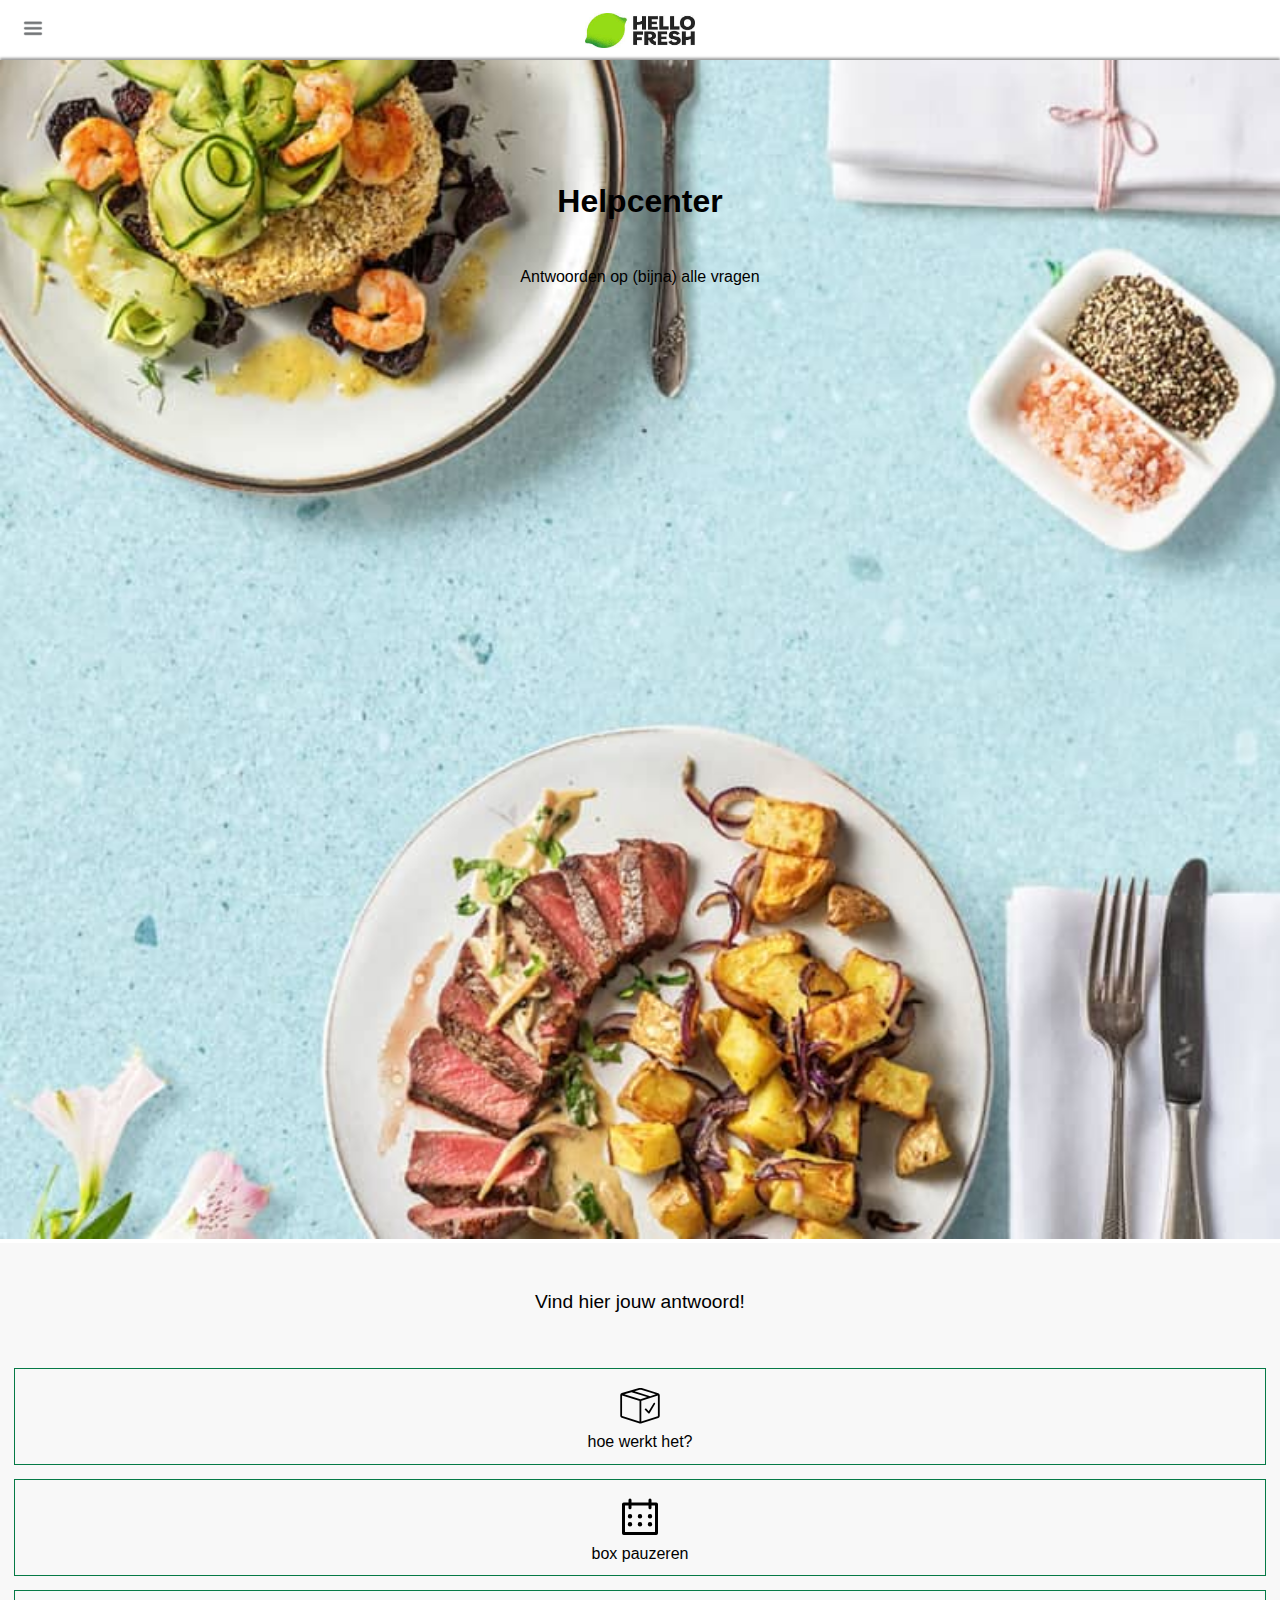
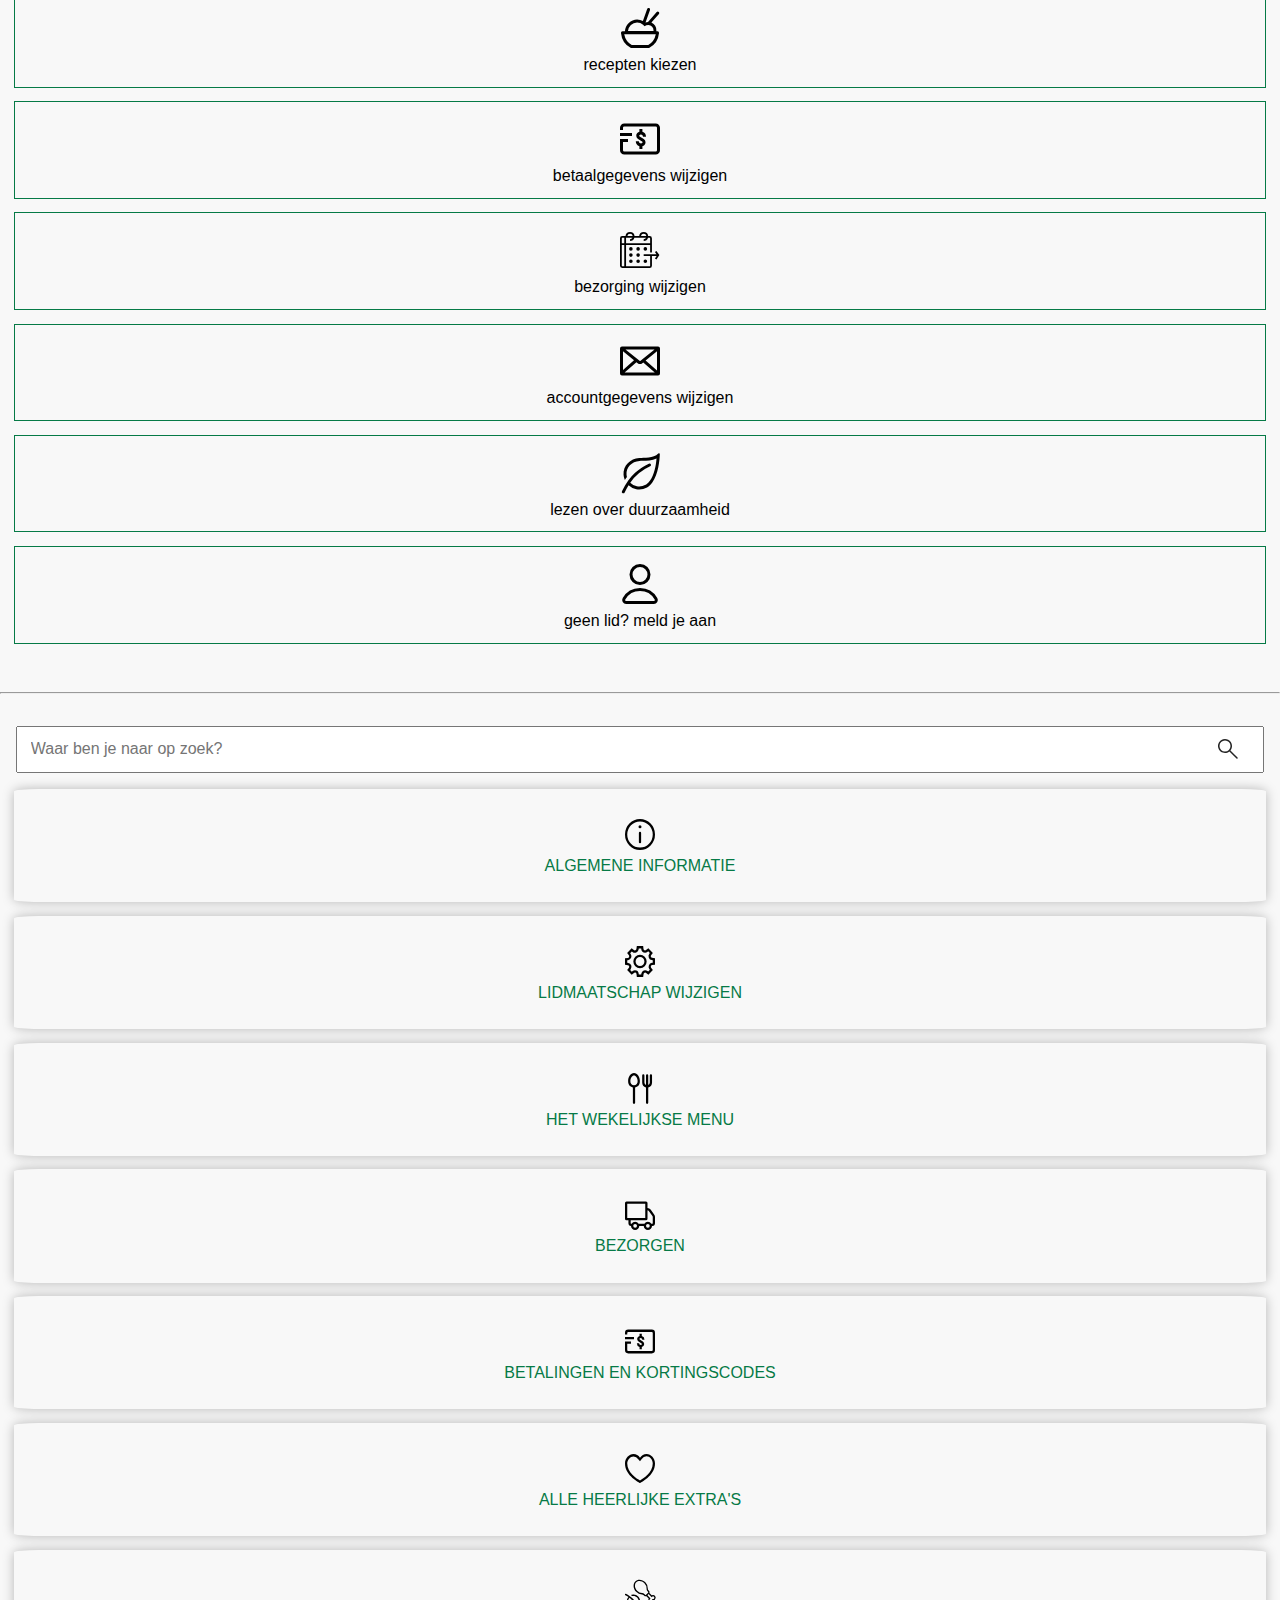
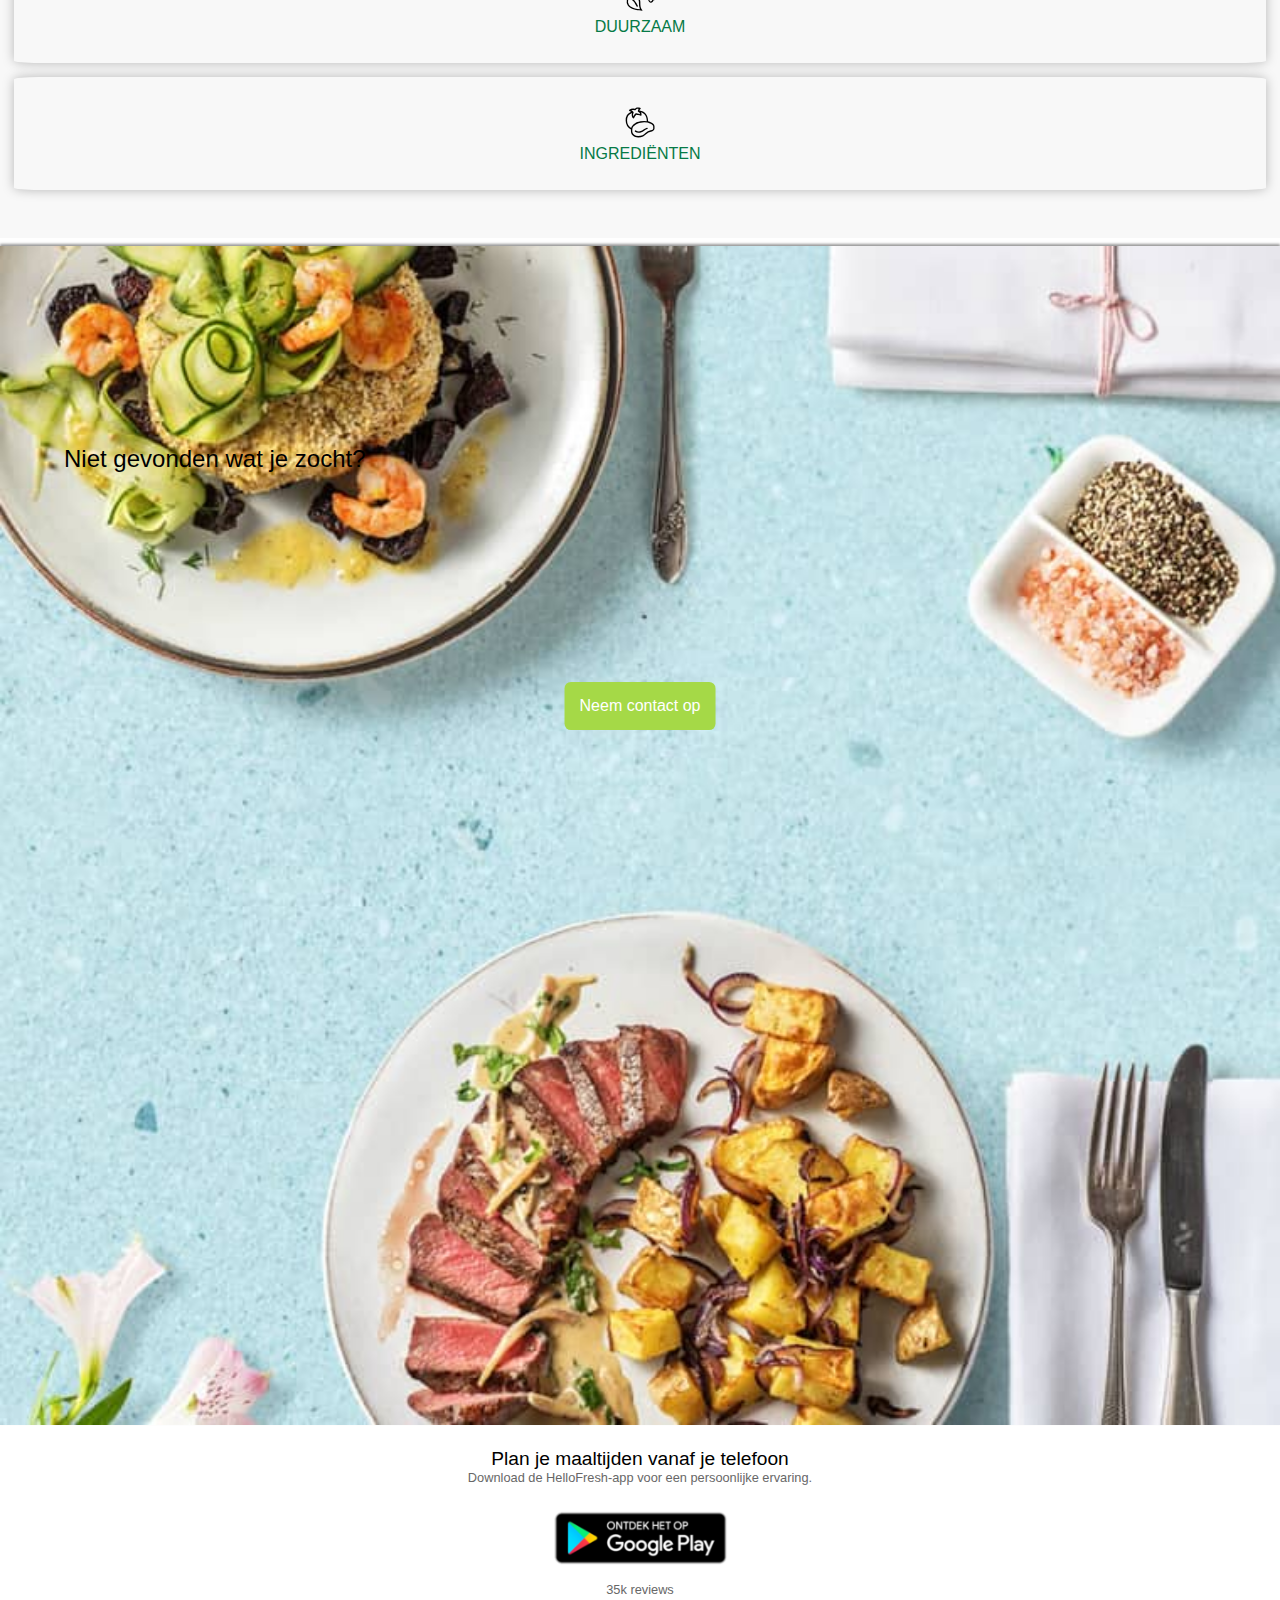
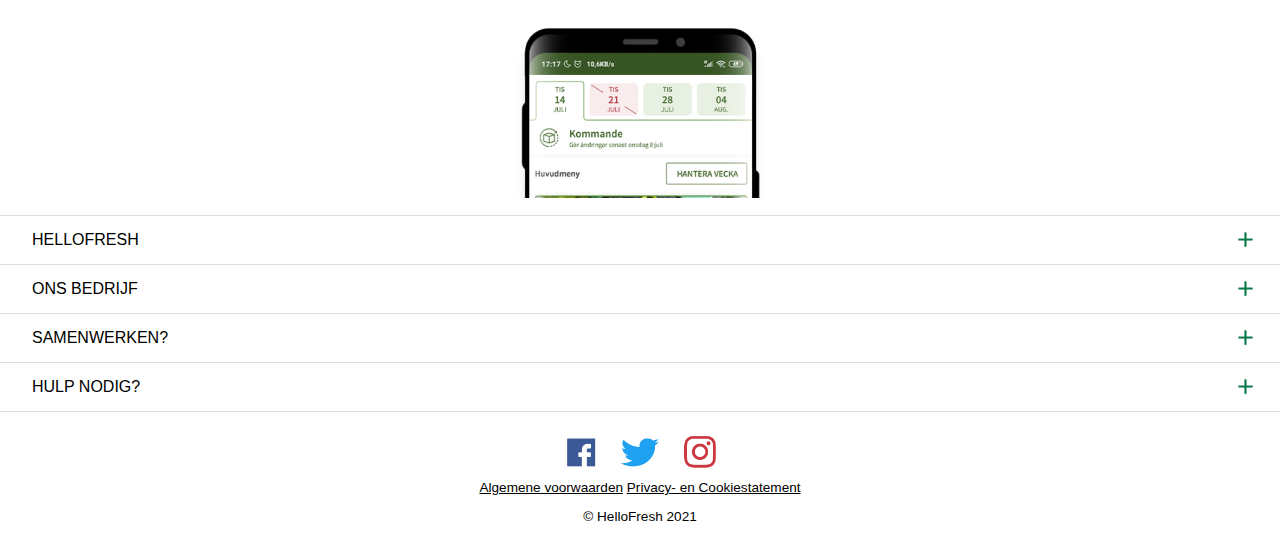
<file: help.html>
<!DOCTYPE html>
<html lang="nl">

<head>
    <meta charset="UTF-8">
    <meta name="viewport" content="width=device-width, initial-scale=1.0">
    <title>Helpcenter</title>
    <link rel="stylesheet" href="css/style.css">
</head>

<body>
    <header>
        <nav>
            <button>
                <img src="img/menu.png" alt="menu">
            </button>

            <ul>
                <li>
                    <a href="#">Inloggen</a>
                </li>
                <li>
                    <a href="#">
                        <svg width="24" height="24" viewBox="0 0 24 24" color="neutral-800" class="dsha dsdd">
                            <path
                                d="M18 3.5a.5.5 0 0 1 .5.5v16a.5.5 0 0 1-.5.5H6a.5.5 0 0 1-.5-.5V4a.5.5 0 0 1 .5-.5h12M18 2H6a2 2 0 0 0-2 2v16a2 2 0 0 0 2 2h12a2 2 0 0 0 2-2V4a2 2 0 0 0-2-2zm-1.25 6a.76.76 0 0 0-.75-.75h-5.5a.75.75 0 0 0 0 1.5H16a.76.76 0 0 0 .75-.75zM8 7.25a.75.75 0 1 0 .75.75.76.76 0 0 0-.75-.75zM16.75 12a.76.76 0 0 0-.75-.75h-5.5a.75.75 0 0 0 0 1.5H16a.76.76 0 0 0 .75-.75zM8 11.25a.75.75 0 1 0 .75.75.76.76 0 0 0-.75-.75zM16.75 16a.76.76 0 0 0-.75-.75h-5.5a.75.75 0 0 0 0 1.5H16a.76.76 0 0 0 .75-.75zM8 15.25a.75.75 0 1 0 .75.75.76.76 0 0 0-.75-.75z">
                            </path>
                        </svg>
                        <span>Onze boxen</span>
                    </a>
                </li>
                <li>
                    <a href="#">
                        <svg width="24" height="24" viewBox="0 0 24 24" color="neutral-800" class="dsha dsdd">
                            <path
                                d="M12 3.5A8.5 8.5 0 1 1 3.5 12 8.51 8.51 0 0 1 12 3.5M12 2a10 10 0 1 0 10 10A10 10 0 0 0 12 2zm.75 15v-6a.75.75 0 0 0-1.5 0v6a.75.75 0 0 0 1.5 0zM12 6a1 1 0 1 0 1 1 1 1 0 0 0-1-1z">
                            </path>
                        </svg>
                        <span> Zo werkt het</span>
                    </a>
                </li>
                <li>
                    <a href="#">
                        <svg width="24" height="24" viewBox="0 0 24 24" color="neutral-800" class="dsha dsdd">
                            <path
                                d="M18 3.5a.5.5 0 0 1 .5.5v16a.5.5 0 0 1-.5.5H6a.5.5 0 0 1-.5-.5V4a.5.5 0 0 1 .5-.5h12M18 2H6a2 2 0 0 0-2 2v16a2 2 0 0 0 2 2h12a2 2 0 0 0 2-2V4a2 2 0 0 0-2-2zm-1.25 6a.76.76 0 0 0-.75-.75h-5.5a.75.75 0 0 0 0 1.5H16a.76.76 0 0 0 .75-.75zM8 7.25a.75.75 0 1 0 .75.75.76.76 0 0 0-.75-.75zM16.75 12a.76.76 0 0 0-.75-.75h-5.5a.75.75 0 0 0 0 1.5H16a.76.76 0 0 0 .75-.75zM8 11.25a.75.75 0 1 0 .75.75.76.76 0 0 0-.75-.75zM16.75 16a.76.76 0 0 0-.75-.75h-5.5a.75.75 0 0 0 0 1.5H16a.76.76 0 0 0 .75-.75zM8 15.25a.75.75 0 1 0 .75.75.76.76 0 0 0-.75-.75z">
                            </path>
                        </svg>
                        <span>Op het menu</span>
                    </a>
                </li>
                <hr>
                <li>
                    <a href="#">Hulp</a>
                </li>
                <hr>
                <li>
                    <a href="#">Contact</a>
                </li>
                <hr>
                <li>
                    <a href="#">Cadeaubon</a>
                </li>
                <li>
                    <a href="#">Duurzaamheid</a>
                </li>
                <hr>
                <li>
                    <a href="#">CO2-neutraal</a>
                </li>
            </ul>
        </nav>

        <div></div>

        <a href="index.html"> <img src="img/logo.jpeg" alt=""> </a>

    </header>

    <main>

        <section class="helpHoofdFoto">
            <img src="img/help-hoofdfoto.jpeg" alt="hoofdfoto">

            <h1>
                Helpcenter
            </h1>

            <p>
                Antwoorden op (bijna) alle vragen
            </p>
        </section>


        <section class="antwoord">
            <h2>
                Vind hier jouw antwoord!
            </h2>

            <ul>
                <li>
                    <a href="#">
                        <img src="img/box.svg" alt="box">
                        <p>hoe werkt het?</p>
                    </a>
                </li>

                <li>
                    <a href="#">
                        <img src="img/calendar.svg" alt="calender">
                        <p>box pauzeren</p>
                    </a>
                </li>

                <li>
                    <a href="#">
                        <img src="img/eten.svg" alt="eten">
                        <p>recepten kiezen</p>
                    </a>
                </li>

                <li>
                    <a href="#">
                        <img src="img/geld.svg" alt="geld">
                        <p>betaalgegevens wijzigen</p>
                    </a>
                </li>

                <li>
                    <a href="#">
                        <img src="img/calender2.svg" alt="calender2">
                        <p>bezorging wijzigen</p>
                    </a>
                </li>

                <li>
                    <a href="#">
                        <img src="img/brief.svg" alt="brief">
                        <p>accountgegevens wijzigen</p>
                    </a>
                </li>

                <li>
                    <a href="#">
                        <img src="img/blaadje.svg" alt="blaadje">
                        <p>lezen over duurzaamheid</p>
                    </a>
                </li>

                <li>
                    <a href="#">
                        <img src="img/persoon.svg" alt="persoon">
                        <p>geen lid? meld je aan</p>
                    </a>
                </li>
            </ul>
        </section>


        <hr>


        <section class="zoeken">
            <form>
                <input placeholder="Waar ben je naar op zoek?">
                <svg version="1.1" xmlns="http://www.w3.org/2000/svg" xmlns:xlink="http://www.w3.org/1999/xlink"
                    viewBox="0 0 24 24" width="24" height="24">
                    <path
                        d="M21.53,20.47l-7.08-7.08a7,7,0,1,0-1.06,1.06l7.08,7.08a.75.75,0,0,0,1.06,0A.75.75,0,0,0,21.53,20.47ZM3.5,9A5.5,5.5,0,1,1,9,14.5,5.51,5.51,0,0,1,3.5,9Z"
                        fill="#242424"></path>
                </svg>
            </form>

            <ul>
                <li>
                    <a href="#">
                        <img src="img/information.svg" alt="informatie">
                        <p>ALGEMENE INFORMATIE</p>
                    </a>
                </li>
                <li>
                    <a href="#">
                        <img src="img/settings.svg" alt="settings">
                        <p>LIDMAATSCHAP WIJZIGEN</p>
                    </a>
                </li>
                <li>
                    <a href="#">
                        <img src="img/bestek.svg" alt="bestek">
                        <p>HET WEKELIJKSE MENU</p>
                    </a>
                </li>
                <li>
                    <a href="#">
                        <img src="img/bezorgen.svg" alt="bezorgen">
                        <p>BEZORGEN</p>
                    </a>
                </li>
                <li>
                    <a href="#">
                        <img src="img/geld.svg" alt="geld">
                        <p>BETALINGEN EN KORTINGSCODES</p>
                    </a>
                </li>
                <li>
                    <a href="#">
                        <img src="img/hartje.svg" alt="hartje">
                        <p>ALLE HEERLIJKE EXTRA'S</p>
                    </a>
                </li>
                <li>
                    <a href="#">
                        <img src="img/duurzaam.svg" alt="duurzaamheid">
                        <p>DUURZAAM</p>
                    </a>
                </li>
                <li>
                    <a href="#">
                        <img src="img/ingredienten.svg" alt="ingredienten">
                        <p>INGREDIËNTEN</p>
                    </a>
                </li>
            </ul>
        </section>


        <section class="contact">
            <img src="img/help-hoofdfoto.jpeg" alt="contact">

            <h2>
                Niet gevonden wat je zocht?
            </h2>

            <a href="#">Neem contact op</a>

            <h3>
                Plan je maaltijden vanaf je telefoon
            </h3>

            <p>
                Download de HelloFresh-app voor een persoonlijke ervaring.
            </p>

            <img src="img/googleplay.png" alt="googleplay">

            <p>
                35k reviews
            </p>

            <img src="img/iphone.png" alt="iphone">
        </section>

    </main>

    <footer>
        <section class="footer">
            <ul>
                <li>
                    <a href="#">
                        <span>HELLOFRESH</span>
                        <img src="img/plus.png" alt="plusicoon">
                    </a>
                </li>
                <li>
                    <a href="#">
                        <span>ONS BEDRIJF</span>
                        <img src="img/plus.png" alt="plusicoon">
                    </a>
                </li>
                <li>
                    <a href="#">
                        <span>SAMENWERKEN?</span>
                        <img src="img/plus.png" alt="plusicoon">
                    </a>
                </li>
                <li>
                    <a href="#">
                        <span>HULP NODIG?</span>
                        <img src="img/plus.png" alt="plusicoon">
                    </a>
                </li>
            </ul>

            <img src="img/socialmedia.png" alt="socialmedia">
        </section>


        <section class="links">
            <a href="#">Algemene voorwaarden</a>
            <a href="#">Privacy- en Cookiestatement</a>

            <p>
                &copy; HelloFresh 2021
            </p>
        </section>
    </footer>
</body>

<script src="js/hellofresh.js"> </script>

</html>
</file>
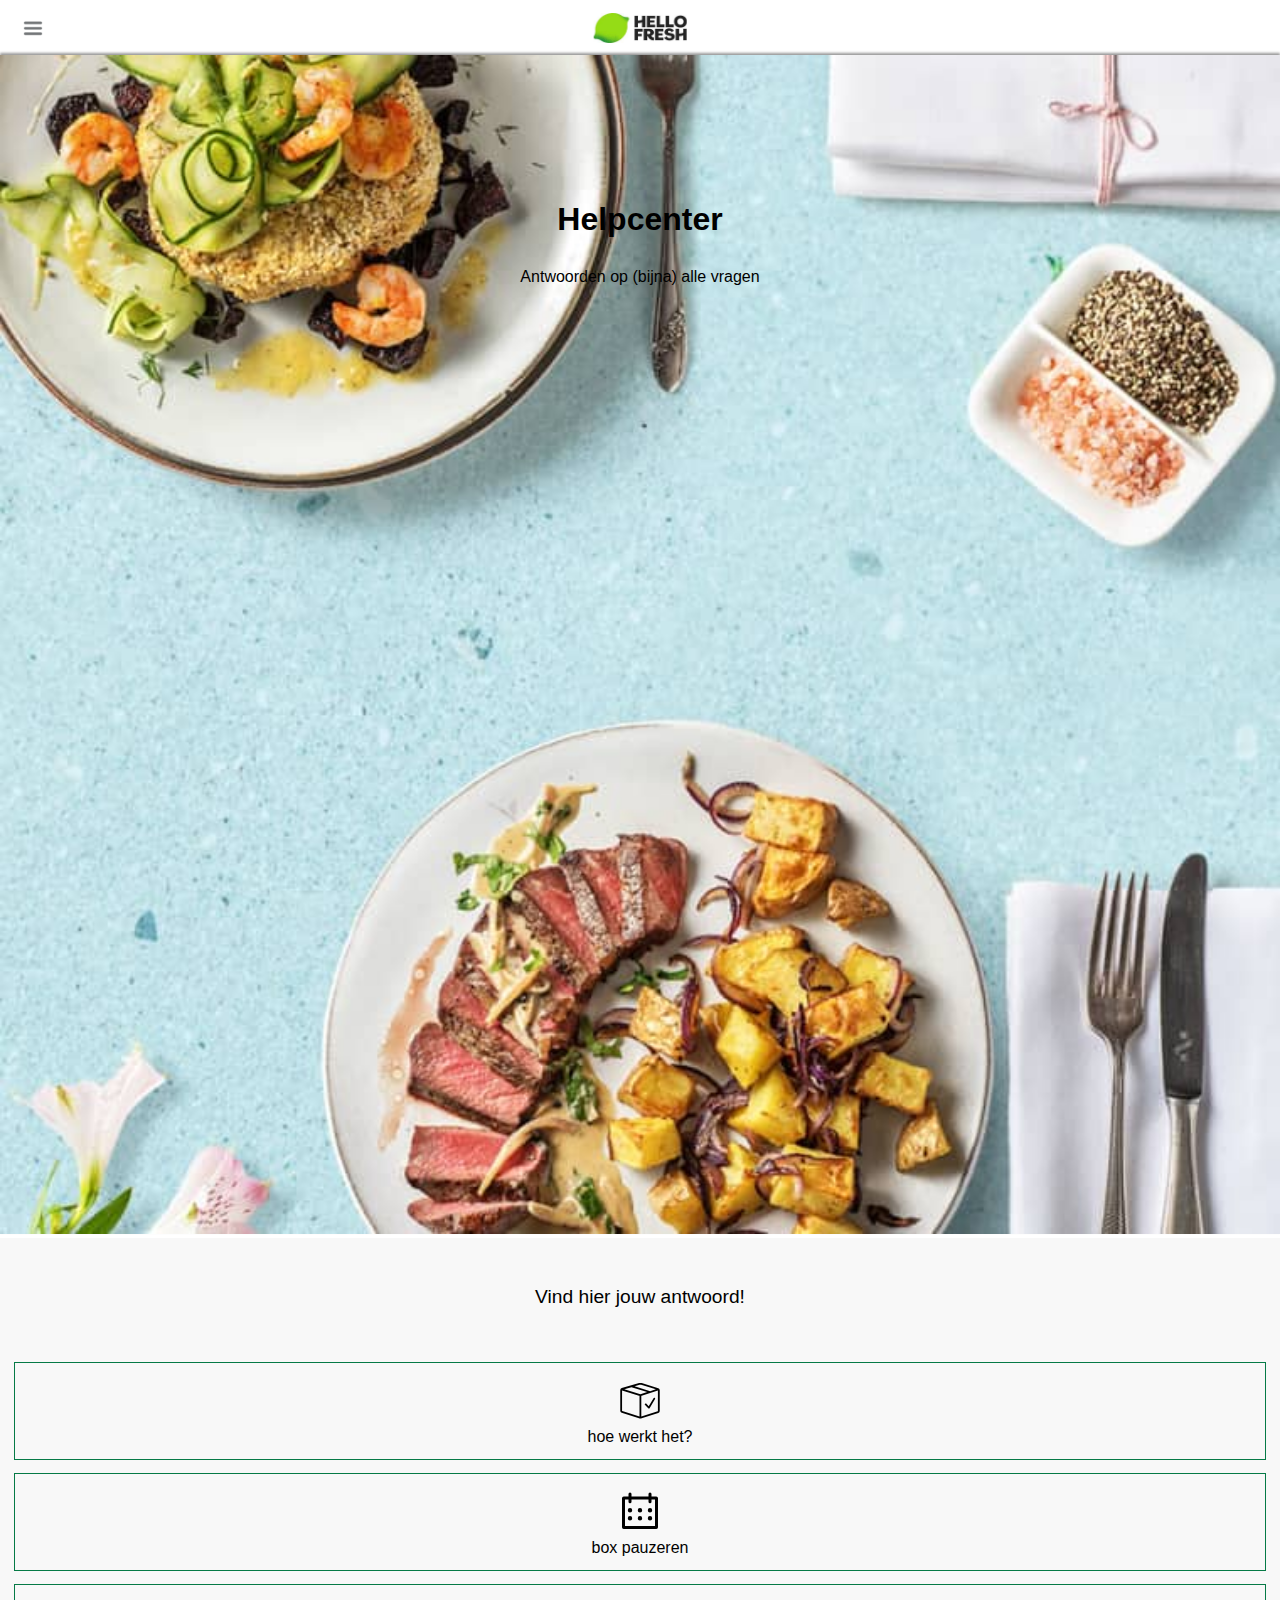
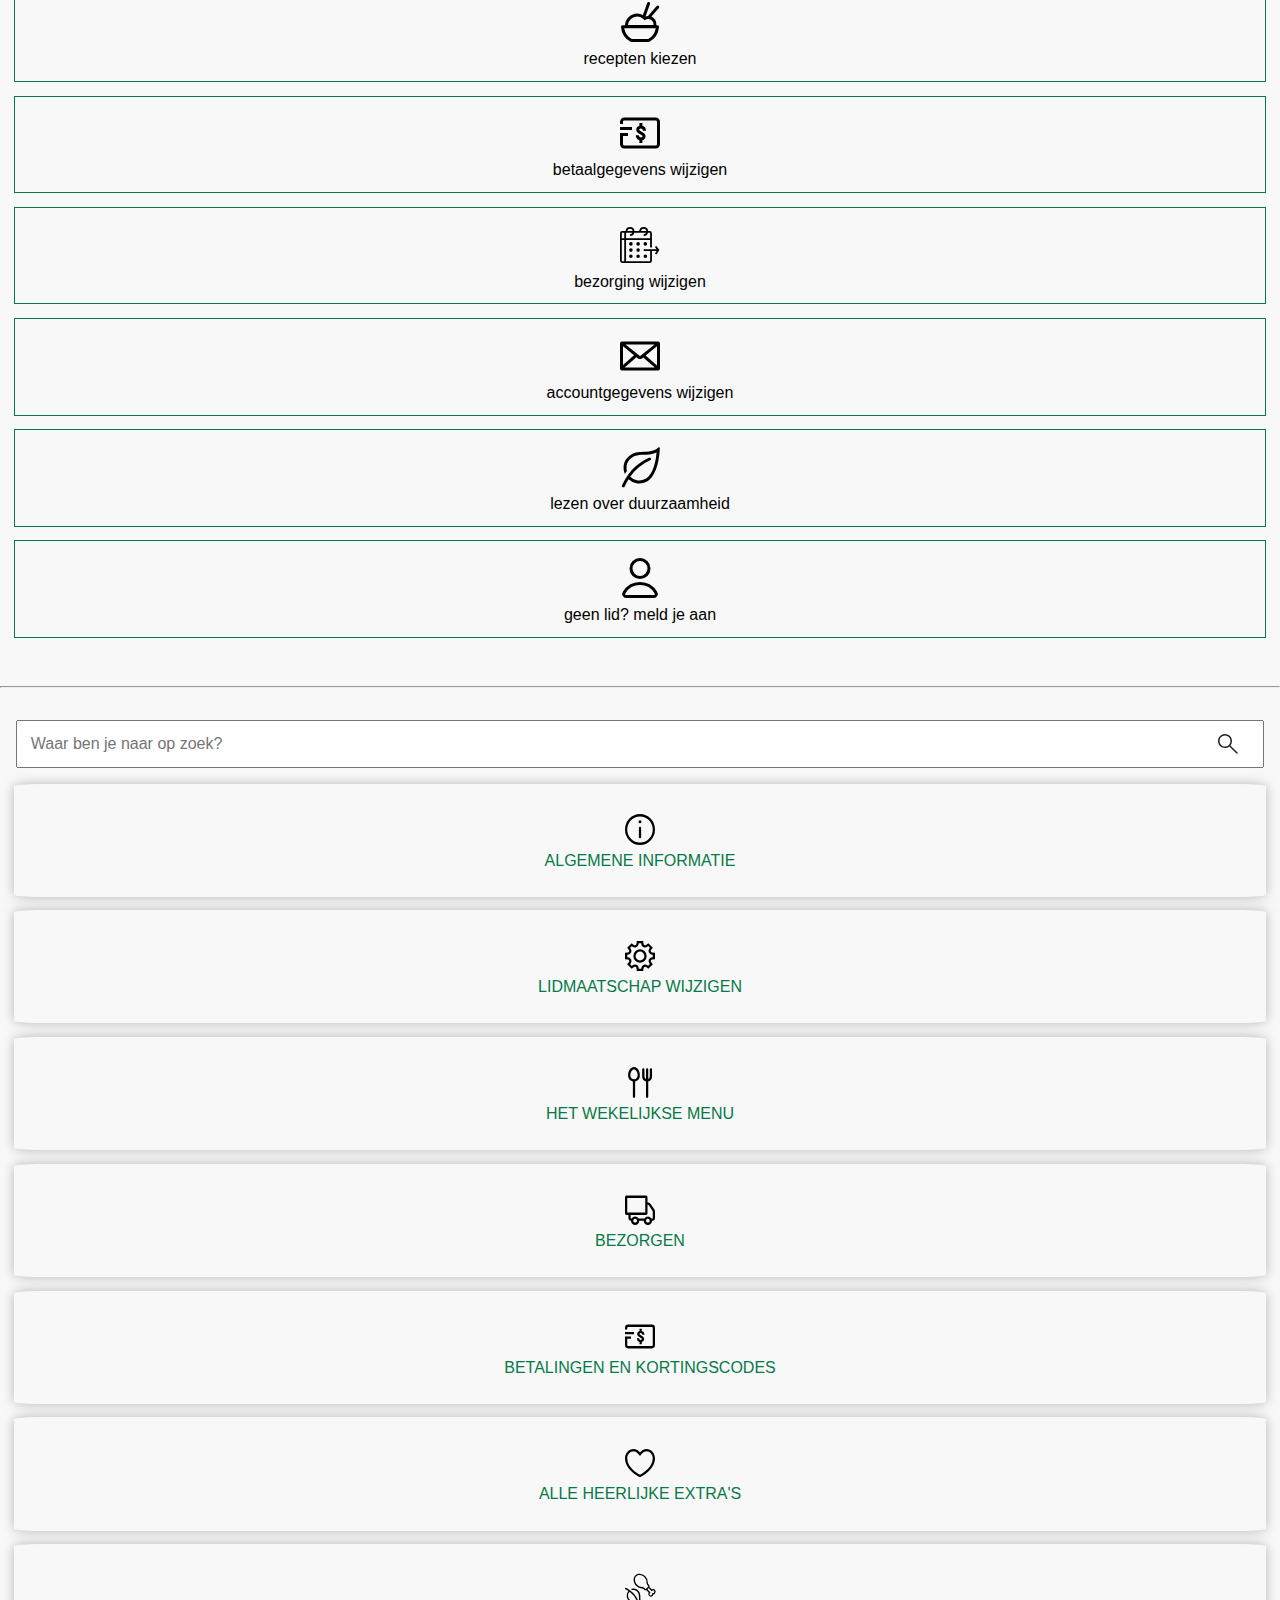
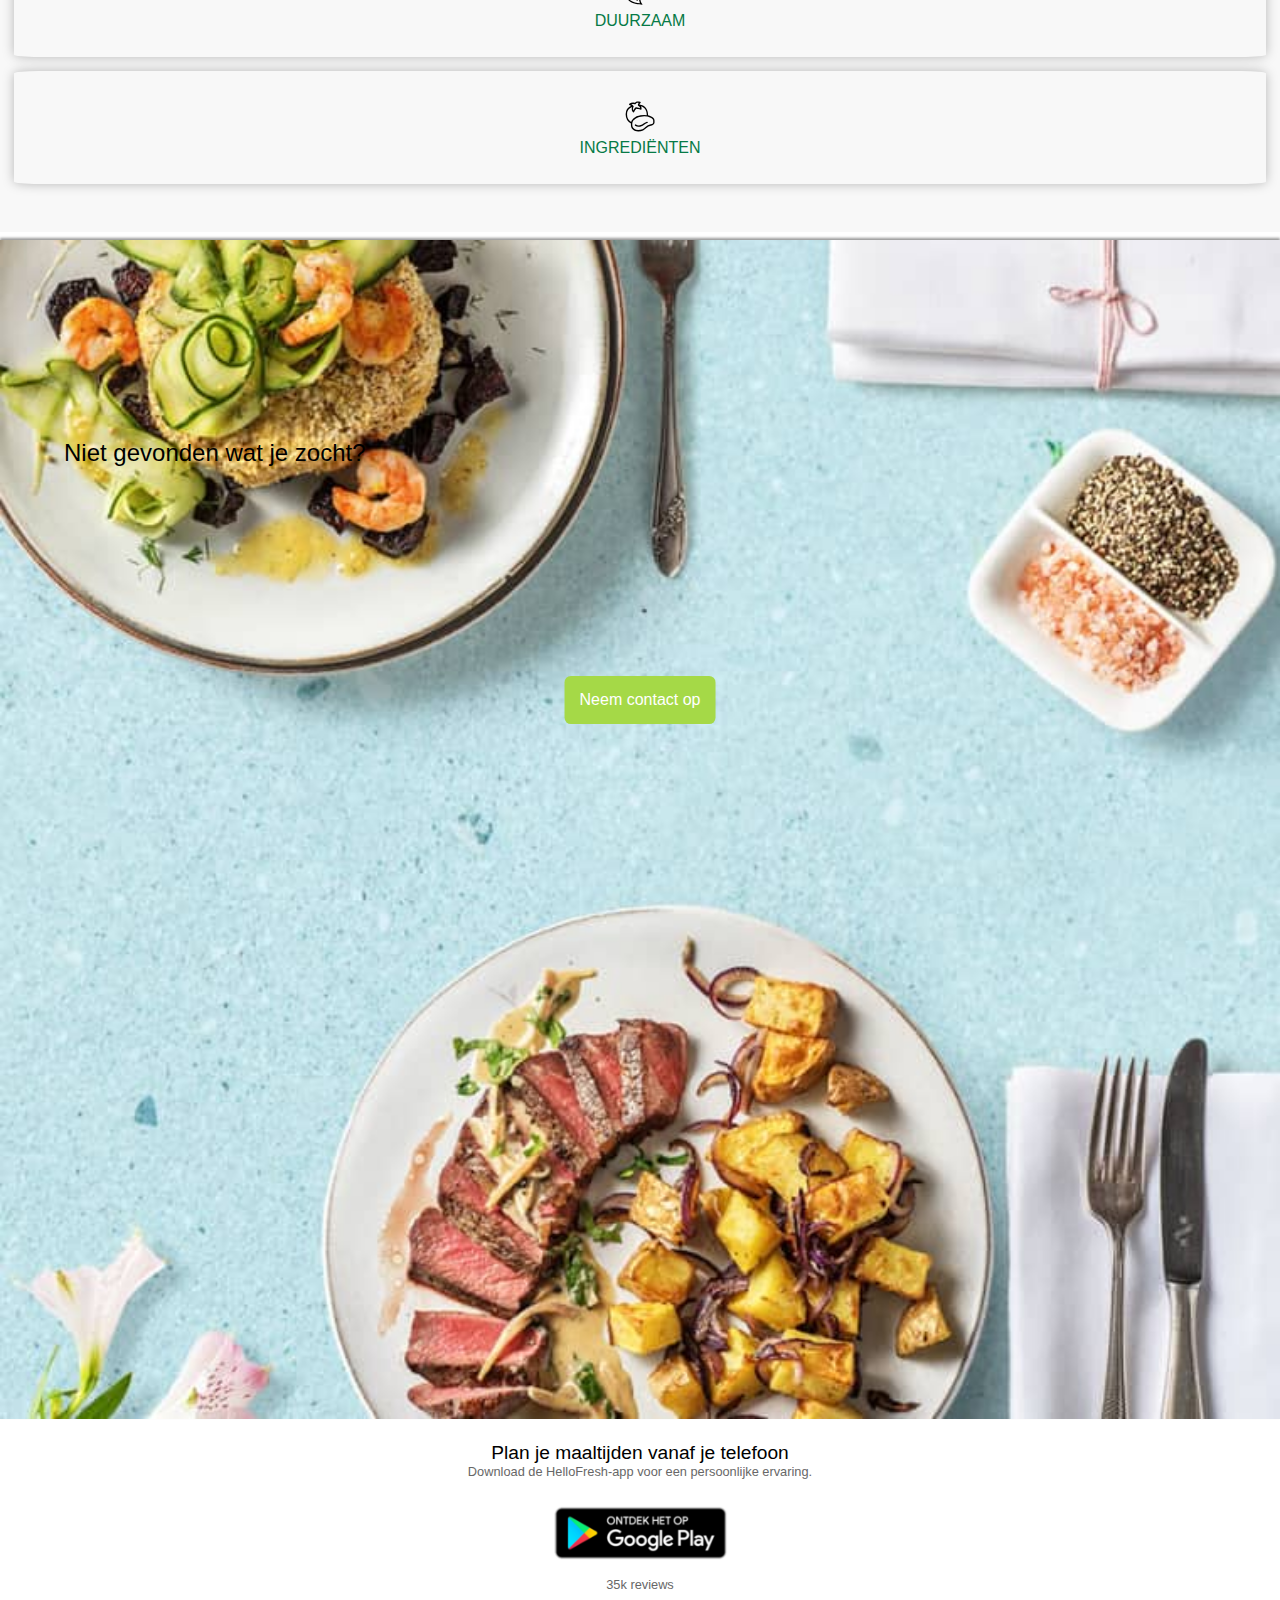
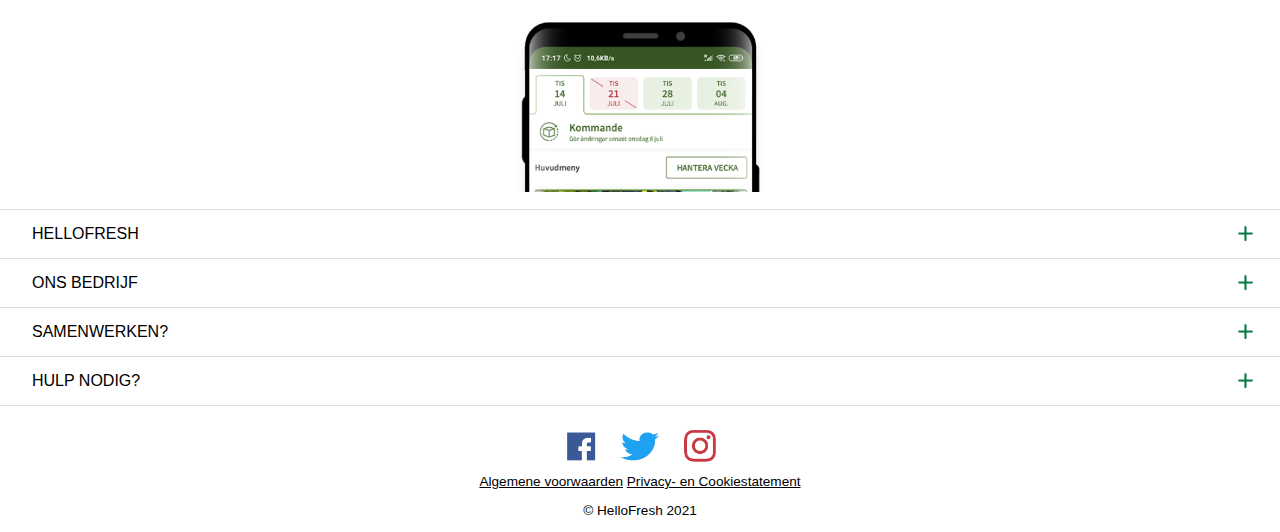
<file: FED.eindopdracht/help.html>
<!DOCTYPE html>
<html lang="en">

<head>
    <meta charset="UTF-8">
    <meta name="viewport" content="width=device-width, initial-scale=1.0">
    <title>Helpcenter</title>
    <link rel="stylesheet" href="css/style.css">
</head>

<body>
    <header>
        <nav>
            <button>
                <img src="img/menu.png" alt="menu">
            </button>

            <ul>
                <li>
                    <a href="#">Inloggen</a>
                </li>
                <li>
                    <a href="#">
                        <svg width="24" height="24" viewBox="0 0 24 24" color="neutral-800" title="icon-undefined"
                            class="dsha dsdd">
                            <path
                                d="M18 3.5a.5.5 0 0 1 .5.5v16a.5.5 0 0 1-.5.5H6a.5.5 0 0 1-.5-.5V4a.5.5 0 0 1 .5-.5h12M18 2H6a2 2 0 0 0-2 2v16a2 2 0 0 0 2 2h12a2 2 0 0 0 2-2V4a2 2 0 0 0-2-2zm-1.25 6a.76.76 0 0 0-.75-.75h-5.5a.75.75 0 0 0 0 1.5H16a.76.76 0 0 0 .75-.75zM8 7.25a.75.75 0 1 0 .75.75.76.76 0 0 0-.75-.75zM16.75 12a.76.76 0 0 0-.75-.75h-5.5a.75.75 0 0 0 0 1.5H16a.76.76 0 0 0 .75-.75zM8 11.25a.75.75 0 1 0 .75.75.76.76 0 0 0-.75-.75zM16.75 16a.76.76 0 0 0-.75-.75h-5.5a.75.75 0 0 0 0 1.5H16a.76.76 0 0 0 .75-.75zM8 15.25a.75.75 0 1 0 .75.75.76.76 0 0 0-.75-.75z">
                            </path>
                        </svg>
                        <span>Onze boxen</span>
                    </a>
                </li>
                <li>
                    <a href="#">
                        <svg width="24" height="24" viewBox="0 0 24 24" color="neutral-800" title="icon-undefined"
                            class="dsha dsdd">
                            <path
                                d="M12 3.5A8.5 8.5 0 1 1 3.5 12 8.51 8.51 0 0 1 12 3.5M12 2a10 10 0 1 0 10 10A10 10 0 0 0 12 2zm.75 15v-6a.75.75 0 0 0-1.5 0v6a.75.75 0 0 0 1.5 0zM12 6a1 1 0 1 0 1 1 1 1 0 0 0-1-1z">
                            </path>
                        </svg>
                        <span> Zo werkt het</span>
                    </a>
                </li>
                <li>
                    <a href="#">
                        <svg width="24" height="24" viewBox="0 0 24 24" color="neutral-800" title="icon-undefined"
                            class="dsha dsdd">
                            <path
                                d="M18 3.5a.5.5 0 0 1 .5.5v16a.5.5 0 0 1-.5.5H6a.5.5 0 0 1-.5-.5V4a.5.5 0 0 1 .5-.5h12M18 2H6a2 2 0 0 0-2 2v16a2 2 0 0 0 2 2h12a2 2 0 0 0 2-2V4a2 2 0 0 0-2-2zm-1.25 6a.76.76 0 0 0-.75-.75h-5.5a.75.75 0 0 0 0 1.5H16a.76.76 0 0 0 .75-.75zM8 7.25a.75.75 0 1 0 .75.75.76.76 0 0 0-.75-.75zM16.75 12a.76.76 0 0 0-.75-.75h-5.5a.75.75 0 0 0 0 1.5H16a.76.76 0 0 0 .75-.75zM8 11.25a.75.75 0 1 0 .75.75.76.76 0 0 0-.75-.75zM16.75 16a.76.76 0 0 0-.75-.75h-5.5a.75.75 0 0 0 0 1.5H16a.76.76 0 0 0 .75-.75zM8 15.25a.75.75 0 1 0 .75.75.76.76 0 0 0-.75-.75z">
                            </path>
                        </svg>
                        <span>Op het menu</span>
                    </a>
                </li>
                <li>
                    <a href="#">Hulp</a>
                </li>
                <li>
                    <a href="#">Contact</a>
                </li>
                <li>
                    <a href="#">Cadeaubon</a>
                </li>
                <li>
                    <a href="#">Duurzaamheid</a>
                </li>
                <li>
                    <a href="#">CO2-neutraal</a>
                </li>
            </ul>
        </nav>

        <div></div>

        <img src="img/logo.jpeg" alt="">

    </header>

    <main>

        <section class="helpHoofdFoto">
            <img src="img/help-hoofdfoto.jpeg" alt="hoofdfoto">

            <h1>
                Helpcenter
            </h1>

            <p>
                Antwoorden op (bijna) alle vragen
            </p>
        </section>


        <section class="antwoord">
            <h2>
                Vind hier jouw antwoord!
            </h2>

            <ul>
                <li>
                    <a href="#">
                        <img src="img/box.svg" alt="box">
                        <p>hoe werkt het?</p>
                    </a>
                </li>

                <li>
                    <a href="#">
                        <img src="img/calendar.svg" alt="calender">
                        <p>box pauzeren</p>
                    </a>
                </li>

                <li>
                    <a href="#">
                        <img src="img/eten.svg" alt="eten">
                        <p>recepten kiezen</p>
                    </a>
                </li>

                <li>
                    <a href="#">
                        <img src="img/geld.svg" alt="geld">
                        <p>betaalgegevens wijzigen</p>
                    </a>
                </li>

                <li>
                    <a href="#">
                        <img src="img/calender2.svg" alt="calender2">
                        <p>bezorging wijzigen</p>
                    </a>
                </li>

                <li>
                    <a href="#">
                        <img src="img/brief.svg" alt="brief">
                        <p>accountgegevens wijzigen</p>
                    </a>
                </li>

                <li>
                    <a href="#">
                        <img src="img/blaadje.svg" alt="blaadje">
                        <p>lezen over duurzaamheid</p>
                    </a>
                </li>

                <li>
                    <a href="#">
                        <img src="img/persoon.svg" alt="persoon">
                        <p>geen lid? meld je aan</p>
                    </a>
                </li>
            </ul>
        </section>


        <hr>


        <section class="zoeken">
            <form>
                <input placeholder="Waar ben je naar op zoek?">
                <svg version="1.1" xmlns="http://www.w3.org/2000/svg" xmlns:xlink="http://www.w3.org/1999/xlink"
                    viewBox="0 0 24 24" width="24" height="24">
                    <path
                        d="M21.53,20.47l-7.08-7.08a7,7,0,1,0-1.06,1.06l7.08,7.08a.75.75,0,0,0,1.06,0A.75.75,0,0,0,21.53,20.47ZM3.5,9A5.5,5.5,0,1,1,9,14.5,5.51,5.51,0,0,1,3.5,9Z"
                        fill="#242424"></path>
                </svg>
            </form>

            <ul>
                <li>
                    <a href="#">
                        <img src="img/information.svg" alt="informatie">
                        <p>ALGEMENE INFORMATIE</p>
                    </a>
                </li>
                <li>
                    <a href="#">
                        <img src="img/settings.svg" alt="settings">
                        <p>LIDMAATSCHAP WIJZIGEN</p>
                    </a>
                </li>
                <li>
                    <a href="#">
                        <img src="img/bestek.svg" alt="bestek">
                        <p>HET WEKELIJKSE MENU</p>
                    </a>
                </li>
                <li>
                    <a href="#">
                        <img src="img/bezorgen.svg" alt="bezorgen">
                        <p>BEZORGEN</p>
                    </a>
                </li>
                <li>
                    <a href="#">
                        <img src="img/geld.svg" alt="geld">
                        <p>BETALINGEN EN KORTINGSCODES</p>
                    </a>
                </li>
                <li>
                    <a href="#">
                        <img src="img/hartje.svg" alt="hartje">
                        <p>ALLE HEERLIJKE EXTRA'S</p>
                    </a>
                </li>
                <li>
                    <a href="#">
                        <img src="img/duurzaam.svg" alt="duurzaamheid">
                        <p>DUURZAAM</p>
                    </a>
                </li>
                <li>
                    <a href="#">
                        <img src="img/ingredienten.svg" alt="ingredienten">
                        <p>INGREDIËNTEN</p>
                    </a>
                </li>
            </ul>
        </section>


        <section class="contact">
            <img src="img/help-hoofdfoto.jpeg" alt="contact">

            <h2>
                Niet gevonden wat je zocht?
            </h2>

            <a href="#">Neem contact op</a>

            <h3>
                Plan je maaltijden vanaf je telefoon
            </h3>

            <p>
                Download de HelloFresh-app voor een persoonlijke ervaring.
            </p>

            <img src="img/googleplay.png" alt="googleplay">

            <p>
                35k reviews
            </p>

            <img src="img/iphone.png" alt="iphone">
        </section>

    </main>

    <footer>
        <section class="footer">
            <ul>
                <li>
                    <a href="#">
                        <span>HELLOFRESH</span>
                        <img src="img/plus.png" alt="plusicoon">
                    </a>
                </li>
                <li>
                    <a href="#">
                        <span>ONS BEDRIJF</span>
                        <img src="img/plus.png" alt="plusicoon">
                    </a>
                </li>
                <li>
                    <a href="#">
                        <span>SAMENWERKEN?</span>
                        <img src="img/plus.png" alt="plusicoon">
                    </a>
                </li>
                <li>
                    <a href="#">
                        <span>HULP NODIG?</span>
                        <img src="img/plus.png" alt="plusicoon">
                    </a>
                </li>
            </ul>

            <img src="img/socialmedia.png" alt="socialmedia">
        </section>


        <section class="links">
            <a href="#">Algemene voorwaarden</a>
            <a href="#">Privacy- en Cookiestatement</a>

            <p>
                &copy; HelloFresh 2021
            </p>
        </section>
    </footer>
</body>

<script src="js/hellofresh.js"> </script>

</html>
</file>
<file: styles/style.css>
/* CSS Document */
*, *::after, *::before {
  box-sizing:border-box;  
}
</file>
<file: eindopdracht/style.css>
body{
    margin: 0%;
    font-family: "Source Sans Pro", "Trebuchet MS", Helvetica, sans-serif;

}

header{
    position: relative;
}

header img:first-of-type {
    position: absolute;
    margin-left: 1.5em;
    margin-top: 1em; 
    display: block;
    height: 22px;
    width: 22px;
       
}

header img:last-of-type {
    margin-right: 200px;
    margin-left: 140px;
    margin-top: 1em;
    height: 30px;
    width: 90px;
     
}



/* Hero section */
main section.uitgelicht { 
    position: relative;
    margin-top: 15px;
}

main section.uitgelicht img {
    height: auto;
    width: 100%;
 
      
}

section.uitgelicht h1{
    position: absolute;
    top: 7%;
    left: 50%;
    transform: translate(-50%);
    font-size: 2em;
    width: 50%;
    height: 1.5em;
    display: flex;
    justify-content: center;
    
}

section.uitgelicht a { 
    font-family: Agrandir, Verdana, Geneva, sans-serif;
    background-color: rgb(42, 119, 42);
    transform: translate(-50%, -50%);
    border-radius: .4em;
    position: absolute;
    font-size: 1em;
    color: white;
    left: 50%;
    top: 69%; 
    text-decoration: none;
    padding: 10px 15px;
    
} 

section.uitgelicht p:nth-of-type(1){
    position: absolute;
    top: 22%;
    left: 50%;
    transform: translate(-50%);
    font-size: 2em;
    width: 50%;
    height: 1.5em;
    display: flex;
    justify-content: center;
    border-bottom: solid 1px black;
    font-style: italic;
    
}

section.uitgelicht p:nth-of-type(2){
    position: absolute;
    text-align: center;
    top: 44%;
    left: 50%;
    transform: translate(-50%);
    font-size: .85em;
    width: 60%;
    height: 1.5em;
    color: #5c5b5b;
    
}

@keyframes hero-usp {
    0% {
        transform:none;
    }
    28% {
        transform: translateX(70vw);
    }
    30% {
        transform: translate(70vw);
        opacity: 0;
    }
    70% {
            transform: translate(-70vw);
            opacity: 0;
    }
    72% {
            transform: translateX(-70vw);
    }
    100% {
            transform: none;
    }

}


section.uitgelicht p span{
    position: absolute;
    animation-name: hero-usp;
    animation-duration: 6s;
    animation-iteration-count: infinite;
}

section.uitgelicht p span:nth-of-type(1){
    animation-delay: 0s ;

}

section.uitgelicht p span:nth-of-type(2){
    animation-delay: -2s ;
}

section.uitgelicht p span:nth-of-type(3) {
    animation-delay: -4s ;
}



main img:nth-of-type(1) {
    position: relative;
    margin-right: auto;
    margin-bottom: 2em;
    margin-left: auto;
    margin-top: 2em;
    display: block;
    width: 80%;
    
}

main img:nth-of-type(2) {
    position: relative;
    margin-right: auto;
    margin-bottom: 2em;
    margin-left: auto;
    margin-top: 2em;
    display: block;
    width: 80%;
    
}

main img:nth-of-type(3) {
    position: relative;
    margin-right: auto;
    margin-bottom: 2em;
    margin-left: auto;
    margin-top: 2em;
    display: block;
    width: 80%;
    
}

main img:nth-of-type(4) {
    position: relative;
    margin-right: auto;
    margin-bottom: 2em;
    margin-left: auto;
    margin-top: 2em;
    display: block;
    width: 100%;
    height: 320px;

}





section.zowerkthet a {
    font-family: Agrandir, Verdana, Geneva, sans-serif;
    background-color: white ;
    border:  1px solid rgb(42, 119, 42);
    border-radius: .4em;
    font-size: 15px;
    color:rgb(42, 119, 42);
    margin-top: 2em;
    display: inline-block;
    text-decoration: none;
    text-align: center;
    padding: 12px 18px;
    margin-left: 50%;
    transform: translateX(-50%);
    
}
h1, h2{
    font-family: Agrandir, Verdana, Geneva, sans-serif;
    font-weight: lighter;
    font-size: 1.75em;
    text-align: center;
    color: #242424;
   
   
   
}

section.zowerkthet p{
    text-align: center;
    color: #676767;
    margin: .1em;
    
}

section.goedVoorJouw h1, h2, h3 {
    font-family: Agrandir, Verdana, Geneva, sans-serif;
    font-weight: lighter;
    font-size: 1em;
    text-align: center;
    color: #242424;
}

section.goedVoorJouw p{
    text-align: center;
    color: #000000;
    margin-bottom: 3em;
    margin-left: 2em;
    margin-right: 2em;
    font-size: .9em;
    line-height: 1.7em;
    
    
}





section.footer ul{
    background-color: rgb(42, 119, 42);
    color: white;
    list-style: none;
    
}

section.footer a{
    text-decoration: none;
    color: white;
    
}
</file>
<file: FED.eindopdracht/css/style.css>
:root {
    /* kleuren */
    --black-color: #000000; 
    --grey-color: #676767;

    --dark-green-color: #067A46;
    --green-color: #A5D947;
    --hover-green-color: #E8F8C5;

    --white-color: white;
    --hr-color:  rgb(221, 221, 221);
    --helpPagina-background-color: #f8f8f8; 
    
    /* fonts */
    --font-family-1: "Source Sans Pro", "Trebuchet MS", Helvetica, sans-serif;
    --font-family-2: Agrandir, Verdana, Geneva, sans-serif;
}

body {
    font-family: var(--font-family-1);
    margin: 0%;
}

main {
    overflow-x: hidden;
}

header {
    position: relative;
    padding-top: .8em;
}

/* img direct in de header (niet in list) */
header > img {
    transform: translateX(-50%);
    margin-left: 50%;
    height: 30px;
    width: auto;  
}


/************/
/* HET MENU - NIET UITGEKLAPT*/
/************/

nav {
    position: absolute;
}
  
nav button {  
    background-color: var(--white-color);  
    position:relative; 
    appearance:none;
    height:2.5em;
    border:none;
    width:5em;    
}
  
nav button img {
    /* button wordt klikbaar, foto niet. */
    pointer-events: none;
    height: 20px;
    width: auto;
}


/************/
/* HET MENU -  UITGEKLAPBAAR*/
/************/

nav ul { 
    background: var(--white-color);
    transform: translate(-100%);
    line-height: 1.5em;
    list-style: none;
    width: calc(50%);
    position: fixed;
    transition: .5s;
    /* achter het menu dus over het scherm heen 
    (zo kan je bepalen welk element voor en welke achter moet komen */
    z-index: 50;
    padding: 0;
    margin: 0;
    bottom: 0;
    left: 0;
    top: 0;   
}
  
nav ul li {
    padding: 1em;
}

nav ul li a {
    color: var(--black-color);
    text-decoration: none;
    display: flex;
    gap: .25em;
}

nav ul li:hover:nth-child(1) {
    background-color: var(--hover-green-color);
    color: var(--dark-green-color);
}

nav ul li:hover {
    background-color: var(--hover-green-color);
    color: var(--dark-green-color);
}

nav ul li:first-child {
    font-family: var(--font-family2);
    background-color: var(--white-color);
    border: 1px solid var(--dark-green-color);
    color: var(--dark-green-color);
    /* calc zorgt er hier voor dat de breedte 100% wordt genomen maar dat 
    er aan beide kanten 1em af wordt getrokken. (hier door de apdding vd container) */
    width: calc(100% - 2em);
    text-decoration: none;
    border-radius: .4em;
    text-align: center;
    margin-bottom: 3em;
    padding: 0.5em 0;
    margin: 1em auto;
    font-size: 15px;  
}

nav ul li:first-of-type a {
    color: var(--dark-green-color);
    justify-content: center;
    flex-direction: row;
}

nav ul li a svg {
    padding-right: 0.25em;
}
  
nav hr{
    color: var(--hr-color);
    height: .02em;
}

nav.toonMenu ul {
    transform:translatex(0);
}

/* div direct in de header, staat niet in een andere tag */
header > div {
     /* A bepaalt in hoeverre de ondergrond door een afbeelding (of iets)
    heen zal schijnen, hoe kleiner het getal hoe hoger de transparantie (pixel).*/
    background-color: rgba(0, 0, 0, 0.3);
    visibility: hidden;
    position: fixed;
    transition: .3s;
    /* achter het menu dus over het scherm heen 
    (zo kan je bepalen welk element voor en welke achter moet komen */
    z-index: 49;
    opacity: 0;
    bottom: 0;
    right: 0;
    left: 0; 
    top: 0;  
}

header > div.toonMenu {
    visibility: visible;
    opacity: 1;
}


/************************/
/* Uitgelicht */
/************************/

main section.uitgelicht { 
    position: relative;
}

main section.uitgelicht img:first-child {
    box-shadow:0em -.15em .15em  #00000067;
    margin-top: .5em;
    height: auto;
    width: 100%;     
}

main section.uitgelicht img:last-child {
    transform: translateX(-50%);
    justify-content: center;
    position: absolute;
    display: flex;
    width: auto;
    height: 4em;
    left: 50%;
    top: 80%; 
}

section.uitgelicht h1 {
    font-family: var(--font-family-2);
    transform: translate(-50%);
    justify-content: center; 
    font-weight: lighter;
    position: absolute;
    font-size: 2em;
    height: 1.5em;
    display: flex;
    width: 50%;
    left: 50%;
    top: 7%;   
}

section.uitgelicht a { 
    background-color: var(--dark-green-color);
    font-family: var(--font-family-2);
    transform: translate(-50%, -50%);
    color: var(--white-color);
    text-decoration: none;
    border-radius: .4em;
    position: absolute;
    padding: 10px 15px; 
    font-size: 1em;
    left: 50%;
    top: 69%; 
} 

section.uitgelicht a:hover {
    border:  1px solid var(--dark-green-color);
    background-color: var(--white-color);
    color: var(--dark-green-color);
    cursor: pointer;   
}

section.uitgelicht a:focus {
    border:  1px solid var(--dark-green-color);
    background-color: var(--white-color);
    color: var(--dark-green-color);
}

section.uitgelicht p:nth-of-type(1) {
    border-bottom: solid 1px var(--black-color);
    transform: translate(-50%);
    justify-content: center;
    position: absolute;
    font-style: italic; 
    font-size: 2em; 
    height: 1.5em;
    display: flex;
    width: 50%;
    left: 50%;
    top: 22%;     
}

section.uitgelicht p:nth-of-type(2) {
    transform: translate(-50%);
    color: var(--grey-color);
    position: absolute;
    text-align: center;
    font-size: .85em;
    height: 1.5em;
    width: 60%;
    left: 50%;
    top: 44%;   
}

@keyframes hero-usp {
    0% {
        transform:none;
    }
    28% {
        transform: translateX(70vw);
    }
    30% {
        transform: translate(70vw);
        opacity: 0;
    }
    70% {
            transform: translate(-70vw);
            opacity: 0;
    }
    72% {
            transform: translateX(-70vw);
    }
    100% {
            transform: none;
    }
}


section.uitgelicht p span {
    animation-iteration-count: infinite;
    animation-name: hero-usp;
    animation-duration: 6s;
    position: absolute;
}

section.uitgelicht p span:nth-of-type(1) {
    animation-delay: 0s ;
}

section.uitgelicht p span:nth-of-type(2) {
    animation-delay: -2s ;
}

section.uitgelicht p span:nth-of-type(3) {
    animation-delay: -4s ;
}


/************************/
/* Zo werkt het */
/************************/

.zowerkthet img:nth-of-type(1) {
    position: relative;
    margin-right: auto;
    margin-bottom: 2em;
    margin-left: auto;
    margin-top: 2em;
    display: block;
    width: 80%;
}

.zowerkthet img:nth-of-type(2) {
    position: relative;
    margin-right: auto;
    margin-bottom: 2em;
    margin-left: auto;
    margin-top: 2em;
    display: block;
    width: 80%;    
}

.zowerkthet img:nth-of-type(3) {
    position: relative;
    margin-right: auto;
    margin-bottom: 2em;
    margin-left: auto;
    margin-top: 2em;
    display: block;
    width: 80%;   
}

.zowerkthet img:nth-of-type(4) {
    position: relative;
    margin-right: auto;
    margin-bottom: 2em;
    margin-left: auto;
    margin-top: 2em;
    display: block;
    width: 80%;  
}

.zowerkthet img:nth-of-type(5) {
    position: relative;
    margin-right: auto;
    margin-bottom: 2em;
    margin-left: auto;
    margin-top: 2em;
    display: block;
    height: 320px;
    width: 100%;  
}

section.zowerkthet a {
    border:  1px solid var(--dark-green-color);
    background-color: var(--white-color);
    font-family: var(--font-family-2);
    transform: translateX(-50%);
    color:rgb(42, 119, 42);
    display: inline-block;
    text-decoration: none;
    border-radius: .4em;
    text-align: center;
    padding: 12px 18px;
    margin-left: 50%;
    font-size: 15px;
    margin-top: 2em;   
}

section.zowerkthet a:hover {
    background-color: var(--dark-green-color);
    color: var(--white-color);
    cursor: pointer;
}

section.zowerkthet a:focus {
    border:  1px solid var(--dark-green-color);
    background-color: var(--white-color);
    color: var(--dark-green-color);
}

section.zowerkthet h2 {
    font-family: var(--font-family-2);
    color: var(--black-color);
    font-weight: lighter;
    text-align: center;
    font-size: 1.75em;
}

section.zowerkthet h3 {
    font-family: var(--font-family-2);
    color: var(--black-color); 
    font-weight: lighter;
    text-align: center;
    font-size: 1.4em;
}

section.zowerkthet p {
    color: var(--grey-color);
    text-align: center;
    margin: .1em;  
}


/************************/
/* Goed Voor Jouw */
/************************/

section.goedVoorJouw {
    background-color: #fbfbfd;
    padding: 2em 1em;
}

section.goedVoorJouw h2 {
    color: var(--black-color);
    margin-bottom: 2em;
    text-align: center;
    margin-right: 2em;
    margin-left: 2em;
    line-height: 1em;
    font-size: 1em;
}

section.goedVoorJouw p {
    color: var(--black-color);
    text-align: center;
    margin-bottom: 3em;
    line-height: 1.7em;  
    font-size: .9em;
}

section.goedVoorJouw a {
    background-color: var(--dark-green-color);
    font-family: var(--font-family-2);
    transform: translateX(-50%);
    color: var(--white-color);
    display: inline-block;
    text-decoration: none;
    border-radius: .4em;
    text-align: center;
    padding: 12px 18px;
    margin-left: 50%;
    font-size: 15px;
    margin-top: 2em;  
}

section.goedVoorJouw a:hover {
    border:  1px solid var(--dark-green-color);
    background-color: var(--white-color);
    color: var(--dark-green-color);
    cursor: pointer;   
}

section.goedVoorJouw a:focus {
    border:  1px solid var(--dark-green-color);
    background-color: var(--white-color);
    color: var(--dark-green-color);
}


/************************/
/* Carrousel */
/************************/

section.carrousel h2 {
    font-family: var(--font-family-2);
    font-weight: 100;
    font-size: 1.5em;
    text-align: center;
    color: #242424;
    margin-top: 0;
}

section.carrousel { 
    background-image: url("../img/background-carrousel.png");
    background-color:rgb(230, 230, 230);
    background-size: cover;
    position: relative;   
    padding: 4em 0;
}

section.carrousel p {
    color: var(--black-color);
    margin-bottom: 1em;
    line-height: 1.7em; 
    text-align: center;
    margin-right: 2em;
    margin-left: 2em;
    font-size: .9em;  
}

section.carrousel ul {
    box-sizing: border-box;
    list-style-type: none;
    white-space: nowrap;
    overflow-x: scroll;
    width: 100%;
    padding:0;
    margin:0;  
}

section.carrousel ul li {
    display: inline-flex;
    margin-left: .75em;
    width: 70vw;
    padding: 0;
    margin: 0; 
}

section.carrousel ul li img {
    width: 90%;
    margin: 0; 
}

section.carrousel a {
    background-color: var(--dark-green-color);
    font-family: var(--font-family-2);
    transform: translate(-50%, -50%);
    color: var(--white-color);
    text-decoration: none;
    border-radius: .4em;
    position: absolute;
    padding: 10px 15px; 
    font-size: 1em;
    top: 95.5%; 
    left: 50%;   
} 

section.carrousel a:hover {
    border:  1px solid var(--dark-green-color);
    background-color: var(--white-color);
    color: var(--dark-green-color);
    cursor: pointer;
}

section.carrousel a:focus {
    border:  1px solid var(--dark-green-color);
    background-color: var(--white-color);
    color: var(--dark-green-color);
}


/************************/
/* Beoordeling */
/************************/

section.beoordeling {
    padding: 4em 0;
}

section.beoordeling h2 {
    font-family: var(--font-family-2);
    text-align: center;
    font-weight: 100;
    font-size: 1.3em;
    color: #242424;
    margin-top: 0;
}

section.beoordeling p {
    color: var(--black-color);
    text-align: center;
    margin-bottom: 1em;
    line-height: 1.7em;
    margin-right: 1em;
    margin-left: 1em;
    font-size: .9em;
}

section.beoordeling img:nth-of-type(1) {
    transform: translateX(-50%);
    margin-left: 50%;
    height: 60px;
    width: auto;
}

section.beoordeling img:nth-of-type(2) {
    transform: translateX(-50%);
    margin-bottom: 2em;  
    margin-left: 50%;
    width: 120px;
    height: auto;
}

section.beoordeling img:nth-of-type(3) {
    transform: translateX(-50%);
    margin-left: 50%;
    height: 60px;
    width: auto; 
}

section.beoordeling img:nth-of-type(4) {
    transform: translateX(-50%);
    margin-bottom: 2em;
    margin-left: 50%;
    width: 120px;
    height: auto;
}


/************************/
/* Aan De Slag */
/************************/

section.aanDeSlag h2 {
    font-family: var(--font-family-2);
    text-align: center;
    color: #242424;
    font-weight: 100;
    font-size: 1.7em;
    margin-top: 0;
}

section.aanDeSlag p {
    color: var(--black-color);
    line-height: 1.7em;
    text-align: center;
    margin-bottom: 1em;
    margin-right: 3em;
    margin-left: 3em;
    font-size: .9em;
    
}

section.aanDeSlag a:nth-of-type(1) {
    background-color: var(--dark-green-color);
    font-family: var(--font-family-2);
    transform: translateX(-50%);
    color: var(--white-color);
    display: inline-block;
    text-decoration: none;
    border-radius: .4em;
    padding: 12px 18px;
    margin-left: 50%;
    font-size: 15px;  
} 

section.aanDeSlag a:hover:nth-of-type(1) {
    border:  1px solid var(--dark-green-color);
    background-color: var(--white-color);
    color: var(--dark-green-color);
    cursor: pointer;
}
    
section.aanDeSlag a:focus:nth-of-type(1) {
    border:  1px solid var(--dark-green-color);
    background-color: var(--white-color);
    color: var(--dark-green-color); 
}

section.aanDeSlag a:nth-of-type(2) {
    border:  1px solid var(--dark-green-color);
    background-color: var(--white-color);
    font-family: var(--font-family-2);
    color: var(--dark-green-color);
    transform: translateX(-50%);
    display: inline-block;
    text-decoration: none;
    border-radius: .4em;
    text-align: center;
    padding: 12px 18px;
    margin-top: .5em;
    margin-left: 50%;
    font-size: 15px;
    width: 80%;
}
    
section.aanDeSlag a:hover:nth-of-type(2) {
    background-color: var(--dark-green-color);
    color: var(--white-color);
    cursor: pointer;
}   
    
section.aanDeSlag a:focus:nth-of-type(2) {
    border:  1px solid var(--dark-green-color);
    background-color: var(--white-color);
    color: var(--dark-green-color); 
}

section.aanDeSlag hr {
    border: .05em solid var(--hr-color);
    margin-top: 2em;
    width: 100%; 
}  


/************************/
/* Footer */
/************************/

section.footer ul {
    color: var(--black-color);
    list-style: none;
    padding: 0;
    
}

section.footer li {
    border-top: .05em solid var(--hr-color);
    line-height: 3em;
    width: 100%;
}

section.footer li:nth-of-type(4) {
    border-bottom: .05em solid var(--hr-color);
}

section.footer a {
    color: var(--black-color);
    text-decoration: none;
    margin-left: 2em;   
}

section.footer li img {
    margin-top: .5em;
    float: right;  
    height: 2em;
    width: auto;
}

section.footer img {
    transform: translateX(-50%);
    margin-left: 50%;
    height: 3em;
    width: auto; 
}


/************************/
/* Links */
/************************/

section.links {
    
    transform: translateX(-50%);
    text-align: center;
    font-size: .85em;
    margin-left: 50%;
    width: 90%;  
}

section.links a {
    color: var(--black-color);
}

section.links img {
    height: 1em;
    width: auto;
}






/************************/
/* 2e Pagina */
/************************/

/************************/
/* Help Hoofd Foto */
/************************/

section.helpHoofdFoto img {
    /* weten waarom 67 er staat!!  */
    box-shadow:0em -.15em .15em  #00000067;
    position: relative;
    margin-top: .5em;
    height: auto;
    width: 100%; 
}

section.helpHoofdFoto h1 {
    font-family: var(--font-family-2);
    transform: translate(-50%);
    justify-content: center;
    position: absolute;
    font-size: 2em;
    height: 1.5em;
    display: flex;
    width: 50%;
    left: 50%;
    top: 20%;  
}

section.helpHoofdFoto p {
    font-family: var(--font-family-2);  
    transform: translate(-50%);
    justify-content: center;
    position: absolute;
    font-size: 1em;
    height: 1.5em;
    display: flex;
    width: 80%;
    left: 50%;
    top: 28%;   
}


/************************/
/* Antwoord */
/************************/

section.antwoord {
    background-color: var(--helpPagina-background-color);
    padding-bottom: 2em;
    padding-top: 2em;  
}

section.antwoord h2 { 
    font-family: var(--font-family-1); 
    padding-bottom: 2em;
    font-weight: lighter;
    text-align: center;
    font-size: 1.2em;
}

section.antwoord ul {
    list-style: none;
    padding-left: 0;
}

section.antwoord li {
    border: .1em solid var(--dark-green-color);
    padding: .8em 1em .8em 1em;
    color: var(--black-color);
    text-align: center;
    margin: .85em;   
}

section.antwoord li:hover {
    background-color: var(--hover-green-color);
    border: .2em solid var(--dark-green-color);
}

section.antwoord a {
    color: var(--black-color);
    text-decoration: none;
}

section.antwoord p {
    margin: 0;
}

hr {
    color: var(--hr-color);
    margin: 0;
}


/************************/
/* Zoeken */
/************************/

section.zoeken {
    background-color: var(--helpPagina-background-color);
    padding-bottom: 2em;
    position: relative;
    padding-top: 2em;
}

section.zoeken ul {
    list-style: none;
    padding-left: 0;
}

section.zoeken li {
    background-color: var(--helpPagina-background-color);
    box-shadow: 0em 0em .7em  #00000044;
    padding: 1.7em 1em 1.7em 1em;
    color: var(--black-color);
    text-align: center;
    border-radius: 2%;
    margin: .85em;
}

section.zoeken img {
    height: 2.3em;
    width: auto;
}

section.zoeken a {
    color: var(--dark-green-color);
    text-decoration: none;
}

section.zoeken p {
    margin: 0;
}

section.zoeken input {
    box-sizing: border-box;
    font-size: 1em;
    padding: .8em;
    width: 100%;
}

section.zoeken form {
    position: relative;
    margin: 0 1em;  
}

section.zoeken form svg {
    transform: translateY(-50%);
    position: absolute;
    right: 1.5em;
    top: 50%;
}


/************************/
/* Contact */
/************************/

section.contact { 
    font-family: var(--font-family-2);
    position: relative;
}

section.contact img:nth-of-type(1) {
    /* A bepaalt in hoeverre de ondergrond door een afbeelding (of iets)
    heen zal schijnen, hoe kleiner het getal hoe hoger de transparantie (pixel).*/
    box-shadow:0em -.15em .15em  rgba(0, 0, 0, 0.404); 
    margin-top: .5em;  
    height: auto; 
    width: 100%;
}

section.contact img:nth-of-type(2) {
    position: relative;
    margin-right: auto;
    margin-bottom: 1em;
    margin-left: auto;
    margin-top: 1em;
    display: block;  
    height: 3.5em;  
}

section.contact p {
    margin-bottom: 2em;
    font-size: .8em;
}

section.contact img:nth-of-type(3) {
    position: relative;
    margin-right: auto;
    margin-left: auto;
    margin-top: 1em;
    display: block;
    height: 11em;
    width: auto;
}

section.contact h2 {
    transform: translate(-50%);
    font-weight: lighter;
    text-align: center;
    position: absolute;
    font-size: 1.5em;
    height: 1.5em;
    display: flex;
    width: 90%;
    left: 50%;
    top: 12%; 
}

section.contact h3 {
    font-weight: lighter;
    text-align: center;
    font-size: 1.2em;
    margin-bottom: 0;
}

section.contact p {
    color: var(--grey-color);
    text-align: center;
    margin-top: 0;
    
}

section.contact a { 
    background-color: var(--green-color);
    font-family: var(--font-family-2);
    transform: translate(-50%, -50%);
    color: var(--white-color);
    text-decoration: none;
    border-radius: .4em;
    position: absolute;
    padding: 15px 15px; 
    font-size: 1em;
    left: 50%;
    top: 30%; 
} 

section.contact a:hover {
    background-color: var(--white-color);
    color: var(--dark-green-color);
    cursor: pointer;
}

section.contact a:focus {
    border:  1px solid var(--dark-green-color);
    background-color: var(--white-color);
    color: var(--dark-green-color);
}
</file>
<file: css/style.css>
:root {
    /* kleuren */
    --black-color: #000000; 
    --grey-color: #676767;

    --dark-green-color: #067A46;
    --green-color: #A5D947;
    --hover-green-color: #E8F8C5;

    --white-color: white;
    --hr-color:  rgb(221, 221, 221);
    --helpPagina-background-color: #f8f8f8; 
    
    /* fonts */
    --font-family-1: "Source Sans Pro", "Trebuchet MS", Helvetica, sans-serif;
    --font-family-2: Agrandir, Verdana, Geneva, sans-serif;
}

body {
    font-family: var(--font-family-1);
    margin: 0%;
}

main {
    overflow-x: hidden;
}

header {
    position: relative;
    padding-top: .8em;
}

/* img direct in de header (niet in list) */
header > a {
    transform: translateX(-50%);
    display: inline-block;
    margin-left: 50%;
    height: auto;
    width: 110px;
}

header > a img{
    width: 100%;
}


/************/
/* HET MENU - NIET UITGEKLAPT*/
/************/

nav {
    position: absolute;
}
  
nav button {  
    background-color: var(--white-color);  
    position:relative; 
    appearance:none;
    height:2.5em;
    border:none;
    width:5em;    
}
  
nav button img {
    /* button wordt klikbaar, foto niet. */
    pointer-events: none;
    height: 20px;
    width: auto;
}


/************/
/* HET MENU -  UITGEKLAPBAAR*/
/************/

nav ul { 
    background: var(--white-color);
    transform: translate(-100%);
    line-height: 1.5em;
    list-style: none;
    width: calc(50%);
    position: fixed;
    transition: .5s;
    /* achter het menu dus over het scherm heen 
    (zo kan je bepalen welk element voor en welke achter moet komen */
    z-index: 50;
    padding: 0;
    margin: 0;
    bottom: 0;
    left: 0;
    top: 0;   
}
  
nav ul li {
    padding: 1em;
}

nav ul li a {
    color: var(--black-color);
    text-decoration: none;
    display: flex;
    gap: .25em;
}

nav ul li:hover:nth-child(1) {
    background-color: var(--hover-green-color);
    color: var(--dark-green-color);
}

nav ul li:hover {
    background-color: var(--hover-green-color);
    color: var(--dark-green-color);
}

nav ul li:first-child {
    font-family: var(--font-family2);
    background-color: var(--white-color);
    border: 1px solid var(--dark-green-color);
    color: var(--dark-green-color);
    /* calc zorgt er hier voor dat de breedte 100% wordt genomen maar dat 
    er aan beide kanten 1em af wordt getrokken. (hier door de apdding vd container) */
    width: calc(100% - 2em);
    text-decoration: none;
    border-radius: .4em;
    text-align: center;
    margin-bottom: 3em;
    padding: 0.5em 0;
    margin: 1em auto;
    font-size: 15px;  
}

nav ul li:first-of-type a {
    color: var(--dark-green-color);
    justify-content: center;
    flex-direction: row;
}

nav ul li a svg {
    padding-right: 0.25em;
}
  
nav hr{
    color: var(--hr-color);
    height: .02em;
}

nav.toonMenu ul {
    transform:translatex(0);
}

/* div direct in de header, staat niet in een andere tag */
header > div {
     /* A bepaalt in hoeverre de ondergrond door een afbeelding (of iets)
    heen zal schijnen, hoe kleiner het getal hoe hoger de transparantie (pixel).*/
    background-color: rgba(0, 0, 0, 0.3);
    visibility: hidden;
    position: fixed;
    transition: .3s;
    /* achter het menu dus over het scherm heen 
    (zo kan je bepalen welk element voor en welke achter moet komen */
    z-index: 49;
    opacity: 0;
    bottom: 0;
    right: 0;
    left: 0; 
    top: 0;  
}

header > div.toonMenu {
    visibility: visible;
    opacity: 1;
}


/************************/
/* Uitgelicht */
/************************/

main section.uitgelicht { 
    position: relative;
}

main section.uitgelicht img:first-child {
    box-shadow:0em -.15em .15em  #00000067;
    margin-top: .5em;
    height: auto;
    width: 100%;     
}

main section.uitgelicht img:last-child {
    transform: translateX(-50%);
    justify-content: center;
    position: absolute;
    display: flex;
    width: auto;
    height: 4em;
    left: 50%;
    top: 80%; 
}

section.uitgelicht h1 {
    font-family: var(--font-family-2);
    transform: translate(-50%);
    justify-content: center; 
    font-weight: lighter;
    position: absolute;
    font-size: 2em;
    height: 1.5em;
    display: flex;
    width: 50%;
    left: 50%;
    top: 7%;   
}

section.uitgelicht a { 
    background-color: var(--dark-green-color);
    font-family: var(--font-family-2);
    transform: translate(-50%, -50%);
    color: var(--white-color);
    text-decoration: none;
    border-radius: .4em;
    position: absolute;
    padding: 10px 15px; 
    font-size: 1em;
    left: 50%;
    top: 69%; 
} 

section.uitgelicht a:hover {
    border:  1px solid var(--dark-green-color);
    background-color: var(--white-color);
    color: var(--dark-green-color);
    cursor: pointer;   
}

section.uitgelicht a:focus {
    border:  1px solid var(--dark-green-color);
    background-color: var(--white-color);
    color: var(--dark-green-color);
}

section.uitgelicht p:nth-of-type(1) {
    border-bottom: solid 1px var(--black-color);
    transform: translate(-50%);
    justify-content: center;
    position: absolute;
    font-style: italic; 
    font-size: 2em; 
    height: 1.5em;
    display: flex;
    width: 50%;
    left: 50%;
    top: 22%;     
}

section.uitgelicht p:nth-of-type(2) {
    transform: translate(-50%);
    color: var(--grey-color);
    position: absolute;
    text-align: center;
    font-size: .85em;
    height: 1.5em;
    width: 60%;
    left: 50%;
    top: 44%;   
}

/* zorgt ervoor de het element in en uit beeld verschijnt
de transform van links naar rechts */
@keyframes hero-usp {
    0% {
        transform:none;
    }
    28% {
        transform: translateX(70vw);
    }
    30% {
        transform: translate(70vw);
        opacity: 0;
    }
    70% {
            transform: translate(-70vw);
            opacity: 0;
    }
    72% {
            transform: translateX(-70vw);
    }
    100% {
            transform: none;
    }
}


section.uitgelicht p span {
    /* eindeloos doorgaan */
    animation-iteration-count: infinite;
    animation-name: hero-usp;
    /* duurt 6 seconde */
    animation-duration: 6s;
    position: absolute;
}

/* zorgt ervoor dat de woorden niet gelijk in beeld komen maar na elkaar */
section.uitgelicht p span:nth-of-type(1) {
    animation-delay: 0s ;
}

section.uitgelicht p span:nth-of-type(2) {
    animation-delay: -2s ;
}

section.uitgelicht p span:nth-of-type(3) {
    animation-delay: -4s ;
}


/************************/
/* Zo werkt het */
/************************/

.zowerkthet img:nth-of-type(1) {
    position: relative;
    margin-right: auto;
    margin-bottom: 2em;
    margin-left: auto;
    margin-top: 2em;
    display: block;
    width: 80%;
}

.zowerkthet img:nth-of-type(2) {
    position: relative;
    margin-right: auto;
    margin-bottom: 2em;
    margin-left: auto;
    margin-top: 2em;
    display: block;
    width: 80%;    
}

.zowerkthet img:nth-of-type(3) {
    position: relative;
    margin-right: auto;
    margin-bottom: 2em;
    margin-left: auto;
    margin-top: 2em;
    display: block;
    width: 80%;   
}

.zowerkthet img:nth-of-type(4) {
    position: relative;
    margin-right: auto;
    margin-bottom: 2em;
    margin-left: auto;
    margin-top: 2em;
    display: block;
    width: 80%;  
}

.zowerkthet img:nth-of-type(5) {
    position: relative;
    margin-right: auto;
    margin-bottom: 2em;
    margin-left: auto;
    margin-top: 2em;
    display: block;
    height: 320px;
    width: 100%;  
}

section.zowerkthet a {
    border:  1px solid var(--dark-green-color);
    background-color: var(--white-color);
    font-family: var(--font-family-2);
    transform: translateX(-50%);
    color:rgb(42, 119, 42);
    display: inline-block;
    text-decoration: none;
    border-radius: .4em;
    text-align: center;
    padding: 12px 18px;
    margin-left: 50%;
    font-size: 15px;
    margin-top: 2em;   
}

section.zowerkthet a:hover {
    background-color: var(--dark-green-color);
    color: var(--white-color);
    cursor: pointer;
}

section.zowerkthet a:focus {
    border:  1px solid var(--dark-green-color);
    background-color: var(--white-color);
    color: var(--dark-green-color);
}

section.zowerkthet h2 {
    font-family: var(--font-family-2);
    color: var(--black-color);
    font-weight: lighter;
    text-align: center;
    font-size: 1.75em;
}

section.zowerkthet h3 {
    font-family: var(--font-family-2);
    color: var(--black-color); 
    font-weight: lighter;
    text-align: center;
    font-size: 1.4em;
}

section.zowerkthet p {
    color: var(--grey-color);
    text-align: center;
    margin: .1em;  
}


/************************/
/* Goed Voor Jouw */
/************************/

section.goedVoorJouw {
    background-color: #fbfbfd;
    padding: 2em 1em;
}

section.goedVoorJouw h2 {
    color: var(--black-color);
    margin-bottom: 2em;
    text-align: center;
    margin-right: 2em;
    margin-left: 2em;
    line-height: 1em;
    font-size: 1em;
}

section.goedVoorJouw p {
    color: var(--black-color);
    text-align: center;
    margin-bottom: 3em;
    line-height: 1.7em;  
    font-size: .9em;
}

section.goedVoorJouw a {
    background-color: var(--dark-green-color);
    font-family: var(--font-family-2);
    transform: translateX(-50%);
    color: var(--white-color);
    display: inline-block;
    text-decoration: none;
    border-radius: .4em;
    text-align: center;
    padding: 12px 18px;
    margin-left: 50%;
    font-size: 15px;
    margin-top: 2em;  
}

section.goedVoorJouw a:hover {
    border:  1px solid var(--dark-green-color);
    background-color: var(--white-color);
    color: var(--dark-green-color);
    cursor: pointer;   
}

section.goedVoorJouw a:focus {
    border:  1px solid var(--dark-green-color);
    background-color: var(--white-color);
    color: var(--dark-green-color);
}


/************************/
/* Carrousel */
/************************/

section.carrousel h2 {
    font-family: var(--font-family-2);
    font-weight: 100;
    font-size: 1.5em;
    text-align: center;
    color: #242424;
    margin-top: 0;
}

section.carrousel { 
    background-image: url("../img/background-carrousel.png");
    background-color:rgb(230, 230, 230);
    /* img gaat over hele section */
    background-size: cover;
    position: relative;   
    padding: 4em 0;
}

section.carrousel p {
    color: var(--black-color);
    margin-bottom: 1em;
    line-height: 1.7em; 
    text-align: center;
    margin-right: 2em;
    margin-left: 2em;
    font-size: .9em;  
}

section.carrousel ul {
    box-sizing: border-box;
    list-style-type: none;
    white-space: nowrap;
    overflow-x: scroll;
    width: 100%;
    padding:0;
    margin:0;  
}

section.carrousel ul li {
    display: inline-flex;
    margin-left: .75em;
    width: 70vw;
    padding: 0;
    margin: 0; 
}

section.carrousel ul li img {
    width: 90%;
    margin: 0; 
}

section.carrousel a {
    background-color: var(--dark-green-color);
    font-family: var(--font-family-2);
    transform: translate(-50%, -50%);
    color: var(--white-color);
    text-decoration: none;
    border-radius: .4em;
    position: absolute;
    padding: 10px 15px; 
    font-size: 1em;
    top: 95.5%; 
    left: 50%;   
} 

section.carrousel a:hover {
    border:  1px solid var(--dark-green-color);
    background-color: var(--white-color);
    color: var(--dark-green-color);
    cursor: pointer;
}

section.carrousel a:focus {
    border:  1px solid var(--dark-green-color);
    background-color: var(--white-color);
    color: var(--dark-green-color);
}


/************************/
/* Beoordeling */
/************************/

section.beoordeling {
    padding: 4em 0;
}

section.beoordeling h2 {
    font-family: var(--font-family-2);
    text-align: center;
    font-weight: 100;
    font-size: 1.3em;
    color: #242424;
    margin-top: 0;
}

section.beoordeling p {
    color: var(--black-color);
    text-align: center;
    margin-bottom: 1em;
    line-height: 1.7em;
    margin-right: 1em;
    margin-left: 1em;
    font-size: .9em;
}

section.beoordeling img:nth-of-type(1) {
    transform: translateX(-50%);
    margin-left: 50%;
    height: 60px;
    width: auto;
}

section.beoordeling img:nth-of-type(2) {
    transform: translateX(-50%);
    margin-bottom: 2em;  
    margin-left: 50%;
    width: 120px;
    height: auto;
}

section.beoordeling img:nth-of-type(3) {
    transform: translateX(-50%);
    margin-left: 50%;
    height: 60px;
    width: auto; 
}

section.beoordeling img:nth-of-type(4) {
    transform: translateX(-50%);
    margin-bottom: 2em;
    margin-left: 50%;
    width: 120px;
    height: auto;
}


/************************/
/* Aan De Slag */
/************************/

section.aanDeSlag h2 {
    font-family: var(--font-family-2);
    text-align: center;
    color: #242424;
    font-weight: 100;
    font-size: 1.7em;
    margin-top: 0;
}

section.aanDeSlag p {
    color: var(--black-color);
    line-height: 1.7em;
    text-align: center;
    margin-bottom: 1em;
    margin-right: 3em;
    margin-left: 3em;
    font-size: .9em;
    
}

section.aanDeSlag a:nth-of-type(1) {
    background-color: var(--dark-green-color);
    font-family: var(--font-family-2);
    transform: translateX(-50%);
    color: var(--white-color);
    display: inline-block;
    text-decoration: none;
    border-radius: .4em;
    padding: 12px 18px;
    margin-left: 50%;
    font-size: 15px;  
} 

section.aanDeSlag a:hover:nth-of-type(1) {
    border:  1px solid var(--dark-green-color);
    background-color: var(--white-color);
    color: var(--dark-green-color);
    cursor: pointer;
}
    
section.aanDeSlag a:focus:nth-of-type(1) {
    border:  1px solid var(--dark-green-color);
    background-color: var(--white-color);
    color: var(--dark-green-color); 
}

section.aanDeSlag a:nth-of-type(2) {
    border:  1px solid var(--dark-green-color);
    background-color: var(--white-color);
    font-family: var(--font-family-2);
    color: var(--dark-green-color);
    transform: translateX(-50%);
    display: inline-block;
    text-decoration: none;
    border-radius: .4em;
    text-align: center;
    padding: 12px 18px;
    margin-top: .5em;
    margin-left: 50%;
    font-size: 15px;
    width: 80%;
}
    
section.aanDeSlag a:hover:nth-of-type(2) {
    background-color: var(--dark-green-color);
    color: var(--white-color);
    cursor: pointer;
}   
    
section.aanDeSlag a:focus:nth-of-type(2) {
    border:  1px solid var(--dark-green-color);
    background-color: var(--white-color);
    color: var(--dark-green-color); 
}

section.aanDeSlag hr {
    border: .05em solid var(--hr-color);
    margin-top: 2em;
    width: 100%; 
}  


/************************/
/* Footer */
/************************/

section.footer ul {
    color: var(--black-color);
    list-style: none;
    padding: 0;
    
}

section.footer li {
    border-top: .05em solid var(--hr-color);
    line-height: 3em;
    width: 100%;
}

section.footer li:nth-of-type(4) {
    border-bottom: .05em solid var(--hr-color);
}

section.footer li a {
    color: var(--black-color);
    text-decoration: none;
    margin-left: 2em;  
    display: flex; 
}

section.footer span{
    flex-grow: 1;
}

section.footer li img {
    margin-top: .5em;
    height: 2em;
    width: auto;
}

section.footer img {
    transform: translateX(-50%);
    margin-left: 50%;
    height: 3em;
    width: auto; 
}


/************************/
/* Links */
/************************/

section.links {
    
    transform: translateX(-50%);
    text-align: center;
    font-size: .85em;
    margin-left: 50%;
    width: 90%;  
}

section.links a {
    color: var(--black-color);
}

section.links img {
    height: 1em;
    width: auto;
}






/************************/
/* 2e Pagina */
/************************/

/************************/
/* Help Hoofd Foto */
/************************/

section.helpHoofdFoto img {
    box-shadow:0em -.15em .15em  #00000067;
    position: relative;
    margin-top: .5em;
    height: auto;
    width: 100%; 
}

section.helpHoofdFoto h1 {
    font-family: var(--font-family-2);
    transform: translate(-50%);
    justify-content: center;
    position: absolute;
    font-size: 2em;
    height: 1.5em;
    display: flex;
    width: 50%;
    left: 50%;
    top: 18%;  
}

section.helpHoofdFoto p {
    font-family: var(--font-family-2);  
    transform: translate(-50%);
    justify-content: center;
    position: absolute;
    font-size: 1em;
    height: 1.5em;
    display: flex;
    width: 80%;
    left: 50%;
    top: 28%;   
}


/************************/
/* Antwoord */
/************************/

section.antwoord {
    background-color: var(--helpPagina-background-color);
    padding-bottom: 2em;
    padding-top: 2em;  
}

section.antwoord h2 { 
    font-family: var(--font-family-1); 
    padding-bottom: 2em;
    font-weight: lighter;
    text-align: center;
    font-size: 1.2em;
}

section.antwoord ul {
    list-style: none;
    padding-left: 0;
}

section.antwoord li {
    border: .1em solid var(--dark-green-color);
    padding: .8em 1em .8em 1em;
    color: var(--black-color);
    text-align: center;
    margin: .85em;   
}

section.antwoord li:hover {
    background-color: var(--hover-green-color);
    border: .2em solid var(--dark-green-color);
}

section.antwoord a {
    color: var(--black-color);
    text-decoration: none;
}

section.antwoord p {
    margin: 0;
}

hr {
    color: var(--hr-color);
    margin: 0;
}


/************************/
/* Zoeken */
/************************/

section.zoeken {
    background-color: var(--helpPagina-background-color);
    padding-bottom: 2em;
    position: relative;
    padding-top: 2em;
}

section.zoeken ul {
    list-style: none;
    padding-left: 0;
}

section.zoeken li {
    background-color: var(--helpPagina-background-color);
    box-shadow: 0em 0em .7em  #00000044;
    padding: 1.7em 1em 1.7em 1em;
    color: var(--black-color);
    text-align: center;
    border-radius: 2%;
    margin: .85em;
}

section.zoeken img {
    height: 2.3em;
    width: auto;
}

section.zoeken a {
    color: var(--dark-green-color);
    text-decoration: none;
}

section.zoeken p {
    margin: 0;
}

section.zoeken input {
    box-sizing: border-box;
    font-size: 1em;
    padding: .8em;
    width: 100%;
}

section.zoeken form {
    position: relative;
    margin: 0 1em;  
}

section.zoeken form svg {
    transform: translateY(-50%);
    position: absolute;
    right: 1.5em;
    top: 50%;
}


/************************/
/* Contact */
/************************/

section.contact { 
    font-family: var(--font-family-2);
    position: relative;
}

section.contact img:nth-of-type(1) {
    /* A bepaalt in hoeverre de ondergrond door een afbeelding (of iets)
    heen zal schijnen, hoe kleiner het getal hoe hoger de transparantie (pixel).*/
    box-shadow:0em -.15em .15em  rgba(0, 0, 0, 0.404); 
    margin-top: .5em;  
    height: auto; 
    width: 100%;
}

section.contact img:nth-of-type(2) {
    position: relative;
    margin-right: auto;
    margin-bottom: 1em;
    margin-left: auto;
    margin-top: 1em;
    display: block;  
    height: 3.5em;  
}

section.contact p {
    margin-bottom: 2em;
    font-size: .8em;
}

section.contact img:nth-of-type(3) {
    position: relative;
    margin-right: auto;
    margin-left: auto;
    margin-top: 1em;
    display: block;
    height: 11em;
    width: auto;
}

section.contact h2 {
    transform: translate(-50%);
    font-weight: lighter;
    text-align: center;
    position: absolute;
    font-size: 1.5em;
    height: 1.5em;
    display: flex;
    width: 90%;
    left: 50%;
    top: 12%; 
}

section.contact h3 {
    font-weight: lighter;
    text-align: center;
    font-size: 1.2em;
    margin-bottom: 0;
}

section.contact p {
    color: var(--grey-color);
    text-align: center;
    margin-top: 0;
    
}

section.contact a { 
    background-color: var(--green-color);
    font-family: var(--font-family-2);
    transform: translate(-50%, -50%);
    color: var(--white-color);
    text-decoration: none;
    border-radius: .4em;
    position: absolute;
    padding: 15px 15px; 
    font-size: 1em;
    left: 50%;
    top: 30%; 
} 

section.contact a:hover {
    background-color: var(--white-color);
    color: var(--dark-green-color);
    cursor: pointer;
}

section.contact a:focus {
    border:  1px solid var(--dark-green-color);
    background-color: var(--white-color);
    color: var(--dark-green-color);
}
</file>
